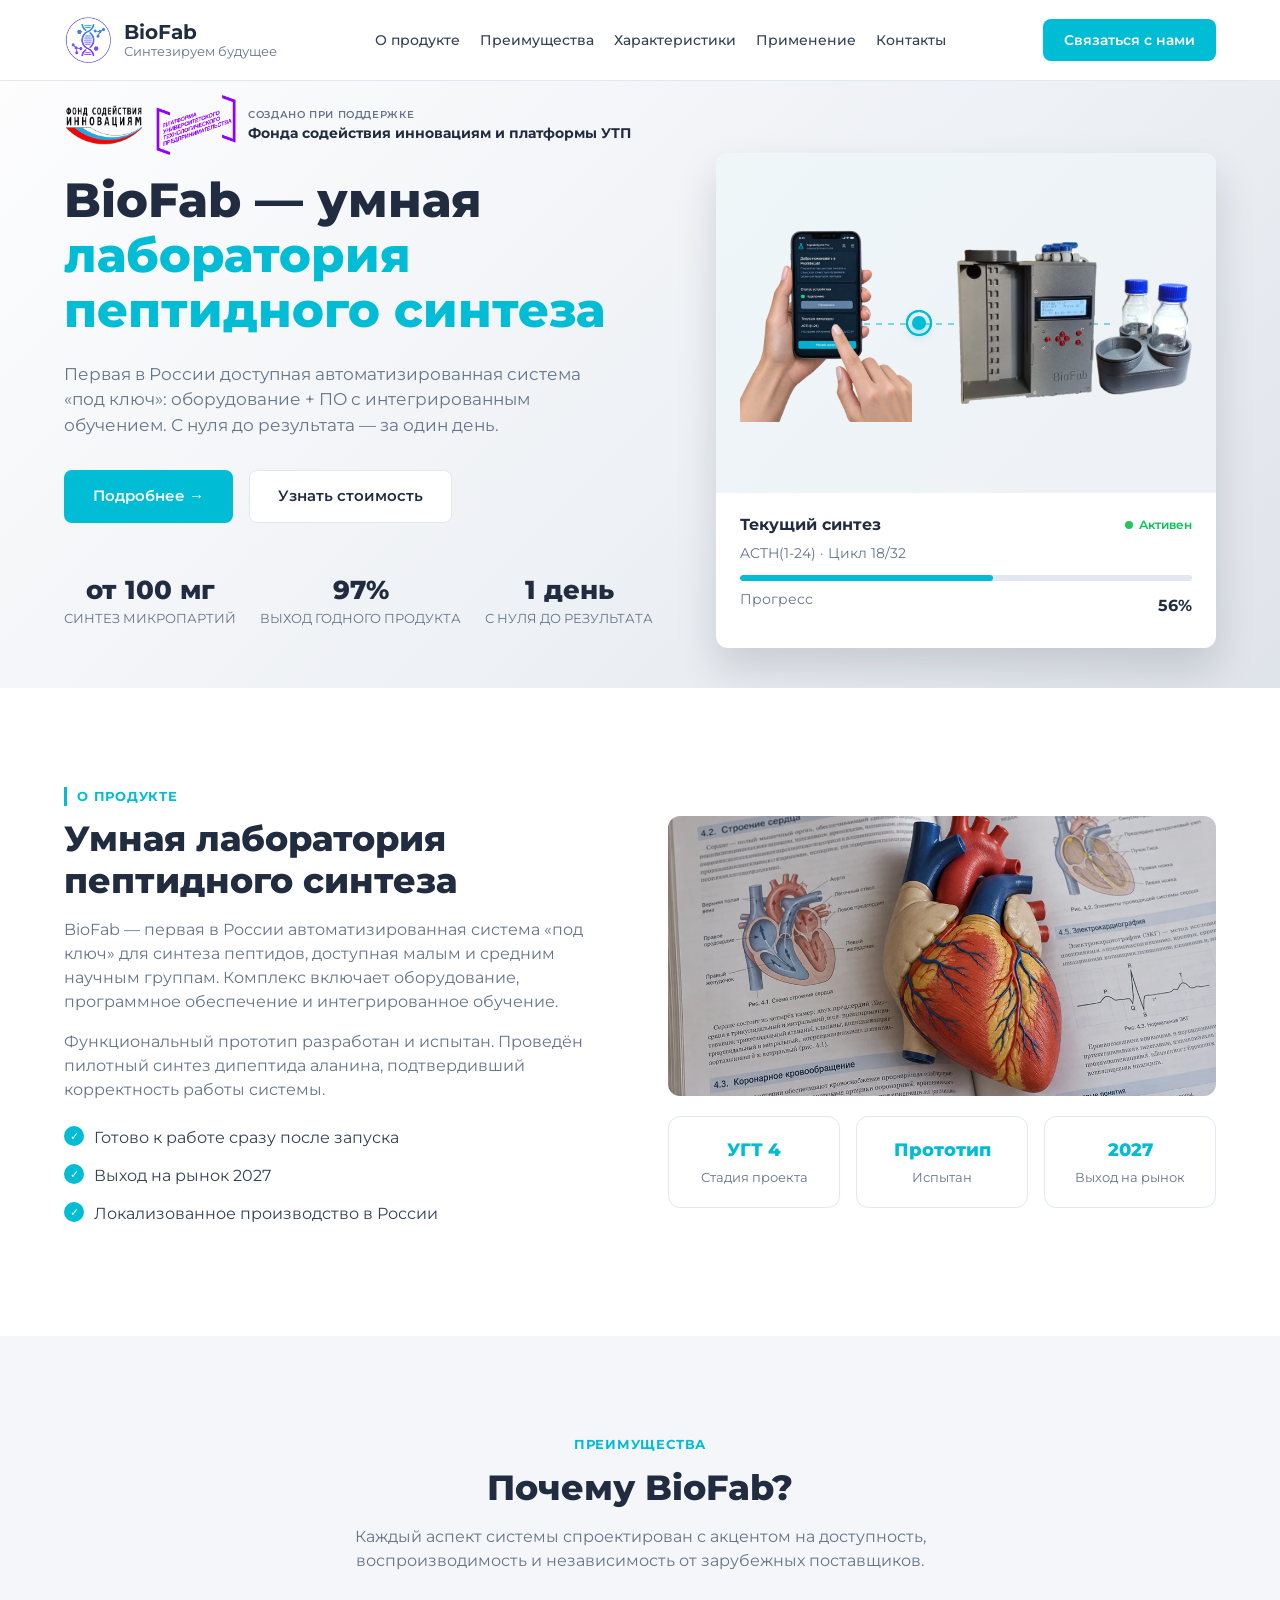
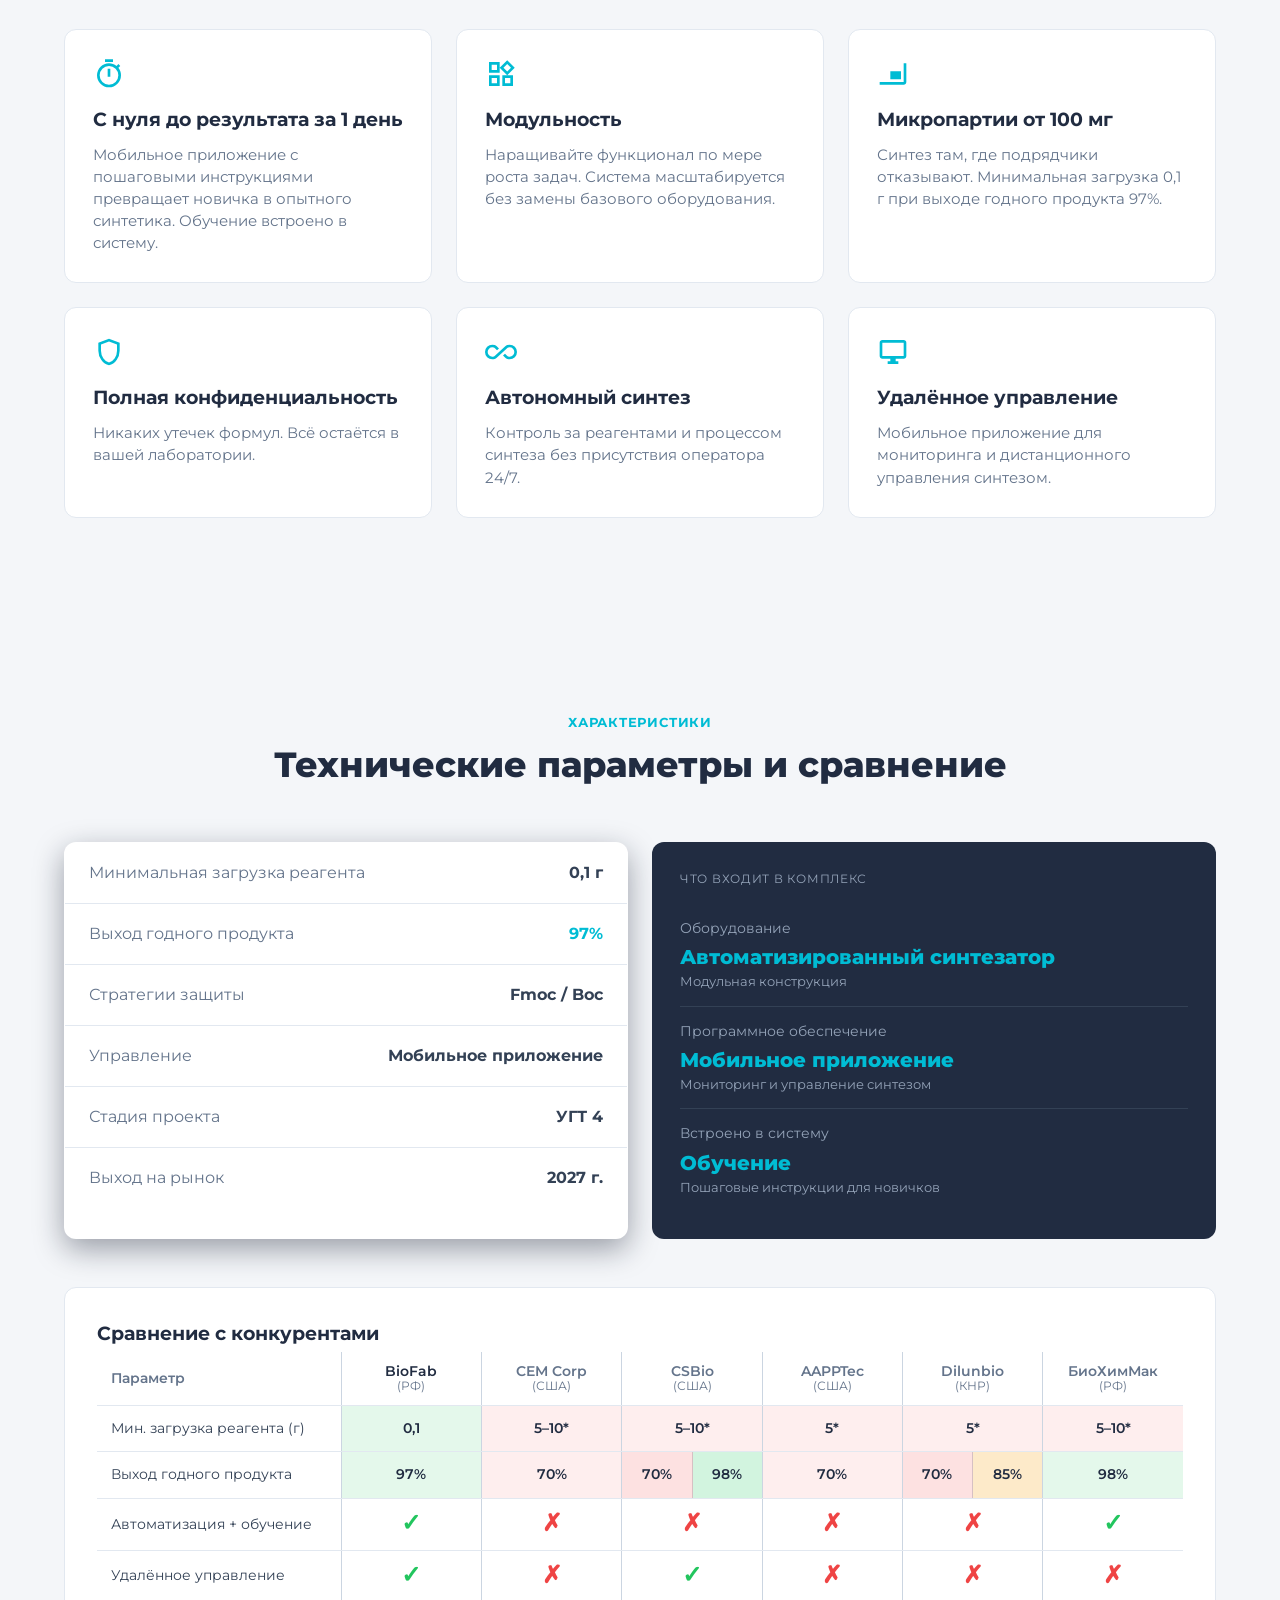
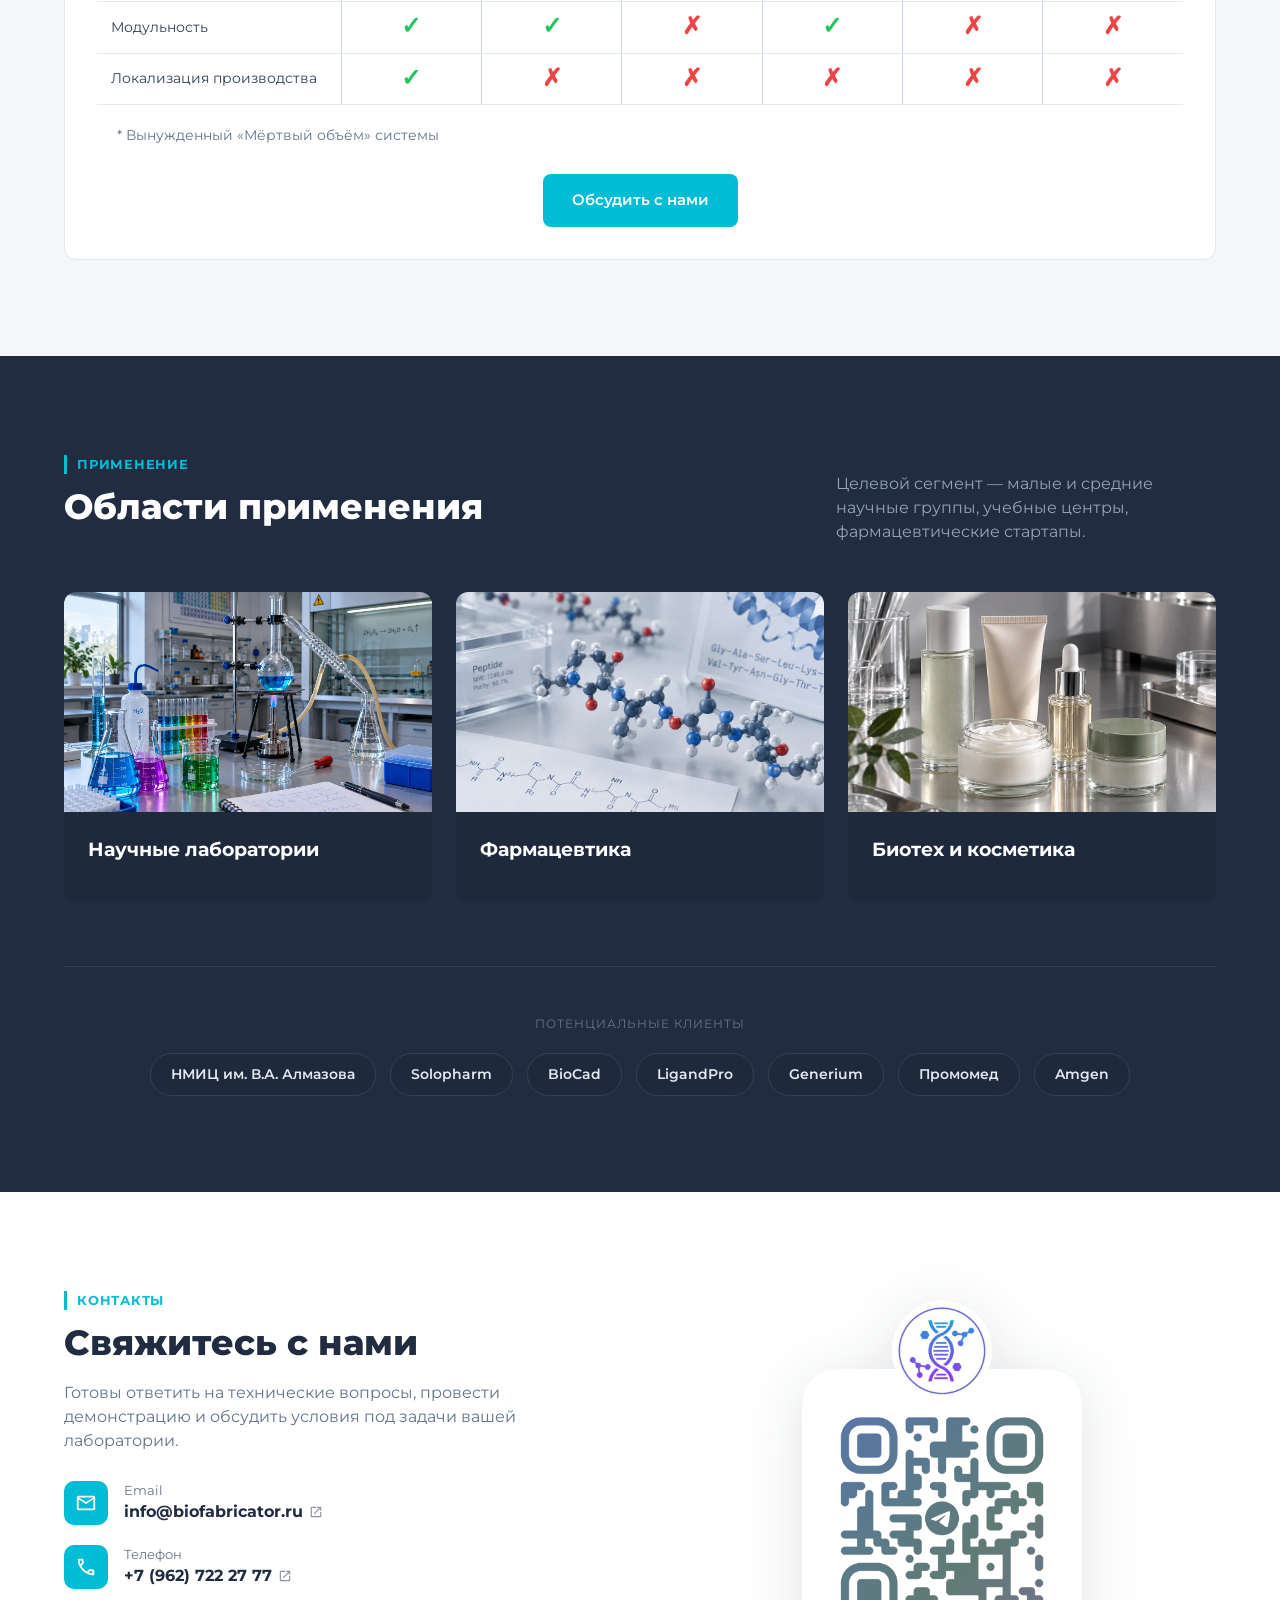
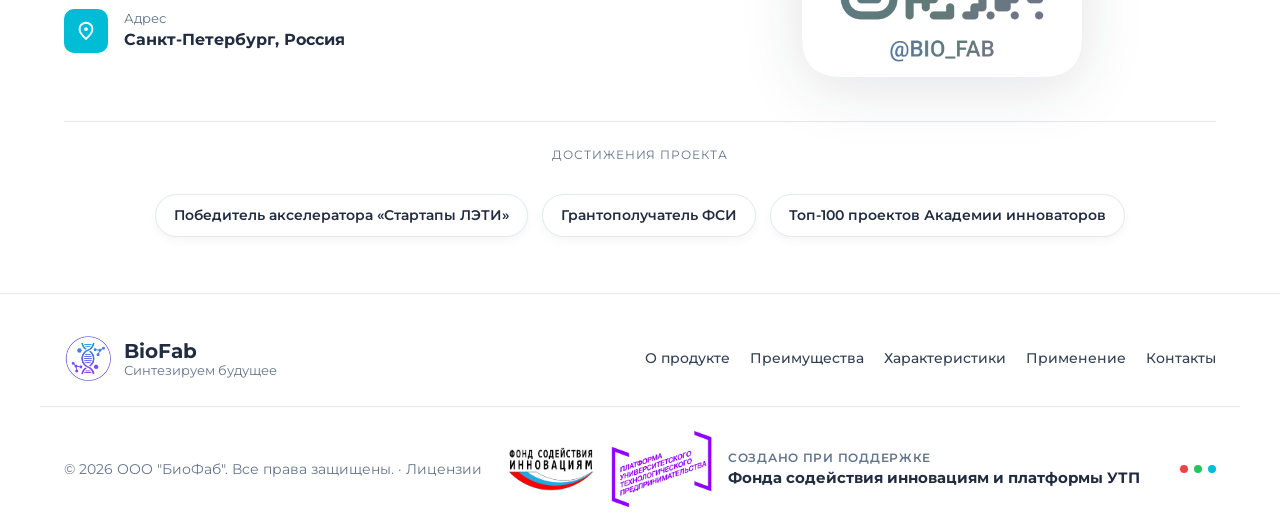
<file: index.html>
<!DOCTYPE html>
<html lang="ru">
<head>
    <meta charset="utf-8" />
    <meta name="viewport" content="width=device-width, initial-scale=1.0" />
    <meta name="description" content="Российский автоматизированный синтезатор пептидов «под ключ»: синтез микропартий от 100 мг, выход 97%, управление и обучение в мобильном приложении." />
    <title>BioFab — автоматизированный синтезатор пептидов «под ключ»</title>
    <link rel="canonical" href="https://biofabricator.ru/" />

    <meta property="og:type" content="website" />
    <meta property="og:locale" content="ru_RU" />
    <meta property="og:site_name" content="BioFab" />
    <meta property="og:url" content="https://biofabricator.ru/" />
    <meta property="og:title" content="BioFab — автоматизированный синтезатор пептидов «под ключ»" />
    <meta property="og:description" content="Российский автоматизированный синтезатор пептидов «под ключ»: синтез микропартий от 100 мг, выход 97%, управление и обучение в мобильном приложении." />
    <meta property="og:image" content="https://biofabricator.ru/image/hero-device.webp" />

    <script type="application/ld+json">
        {
          "@context": "https://schema.org",
          "@type": "Organization",
          "name": "BioFab",
          "url": "https://biofabricator.ru/",
          "logo": "https://biofabricator.ru/image/logo.png",
          "email": "sea222777@yandex.ru",
          "telephone": "+7-962-722-27-77",
          "address": { "@type": "PostalAddress", "addressLocality": "Санкт-Петербург", "addressCountry": "RU" },
          "sameAs": ["https://t.me/Bio_Fab"]
        }
    </script>
    <link rel="stylesheet" href="css/fonts.css" />

    <link rel="icon" type="image/png" sizes="32x32" href="icons/favicon-32x32.png" />
    <link rel="icon" type="image/png" sizes="120x120" href="icons/favicon-120x120.png" />
    <link rel="icon" type="image/png" sizes="16x16" href="icons/favicon-16x16.png" />
    <link rel="apple-touch-icon" sizes="180x180" href="icons/apple-touch-icon.png" />
    <link rel="manifest" href="icons/site.webmanifest" />
    <link rel="shortcut icon" href="icons/favicon.ico" />

    <link rel="stylesheet" href="css/site.css" />
</head>
<body>

    <!-- ===== ШАПКА (sticky, прилипает к верху при скролле) ===== -->
    <header b-9csx9a6czi class="site-header">
        <div b-9csx9a6czi class="container header__inner">
            <a class="logo" href="./">
                <img src="image/logo.png" alt="BioFab" class="logo__icon" />
                <span b-9csx9a6czi class="logo__text">
                    <span b-9csx9a6czi class="logo__title">BioFab</span>
                    <span b-9csx9a6czi class="logo__subtitle">Синтезируем будущее</span>
                </span>
            </a>

            <nav b-9csx9a6czi id="mainNav" class="main-nav">
                <a href="#about">О продукте</a>
                <a href="#advantages">Преимущества</a>
                <a href="#specs">Характеристики</a>
                <a href="#usage">Применение</a>
                <a href="#contacts">Контакты</a>
            </nav>

            <a href="#contacts" class="btn btn--primary btn--sm header__cta-desktop">Связаться с нами</a>

            <button b-9csx9a6czi id="burgerBtn" class="burger" type="button" aria-label="Открыть меню" aria-expanded="false" aria-controls="mainNav">
                <span b-9csx9a6czi class="burger__line"></span>
                <span b-9csx9a6czi class="burger__line"></span>
                <span b-9csx9a6czi class="burger__line"></span>
            </button>
        </div>
    </header>

    <!-- ===== ОСНОВНОЙ КОНТЕНТ СТРАНИЦЫ ===== -->
    <main b-9csx9a6czi>
        <!-- ===== HERO ===== -->
<section class="hero">
    <div class="container hero__inner">
        <div class="hero__content">
            <div class="hero__fsi">
                <div class="support">
                    <img src="image/fsi_logo.png" alt="Фонд содействия инновациям" class="support__logo" />
                    <img src="image/putp_logo.png" alt="Платформа университетского технологического предпринимательства" class="support__logo" />
                    <div class="support__text">
                        <span class="support__label">Создано при поддержке</span>
                        <span class="support__name">Фонда содействия инновациям и платформы УТП</span>
                    </div>
                </div>
            </div>

            <h1 class="hero__title">
                BioFab — умная <span class="text-accent">лаборатория<br />пептидного синтеза</span>
            </h1>

            <p class="hero__text">
                Первая в России доступная автоматизированная система «под ключ»:
                оборудование + ПО с интегрированным обучением. С нуля до результата — за один день.
            </p>

            <div class="hero__actions">
                <a href="#about" class="btn btn--primary">Подробнее →</a>
                <a href="#contacts" class="btn btn--outline">Узнать стоимость</a>
            </div>

            <div class="hero__stats">
                <div class="stat">
                    <div class="stat__value">от 100 мг</div>
                    <div class="stat__label">синтез микропартий</div>
                </div>
                <div class="stat">
                    <div class="stat__value">97%</div>
                    <div class="stat__label">выход годного продукта</div>
                </div>
                <div class="stat">
                    <div class="stat__value">1 день</div>
                    <div class="stat__label">с нуля до результата</div>
                </div>
            </div>
          
        </div>

         <div class="hero__card">
            <div class="hero__compo">
                <img src="image/hero-hands3.webp" alt="Управление синтезом через мобильное приложение" class="hero__compo-hand" />

                <div class="hero__compo-link">
                    <span class="hero__compo-ring"></span>
                    <span class="hero__compo-ring hero__compo-ring--delay"></span>
                    <span class="hero__compo-dot"></span>
                </div>

                <img src="image/hero-device.webp" alt="Синтезатор пептидов BioFab" class="hero__compo-device" />
            </div>
             <div class="hero__card-body">
                <div class="hero__card-row">
                    <span class="hero__card-title">Текущий синтез</span>
                    <span class="badge badge--active"><span class="dot-live"></span>Активен</span>
                </div>
                <div class="hero__card-sub">ACTH(1-24) · Цикл 18/32</div>
                <div class="progress">
                    <div class="progress__bar" style="width:56%"></div>
                </div>
                <div class="hero__card-row">
                    <span class="hero__card-sub">Прогресс</span>
                    <span class="hero__card-percent">56%</span>
                </div>
            </div> 
        </div> 
    </div>
</section>

<!-- ===== О ПРОДУКТЕ ===== -->
<section id="about" class="section">
    <div class="container about__inner">
        <div class="about__text">
            <p class="eyebrow">О ПРОДУКТЕ</p>
            <h2 class="section__title">Умная лаборатория пептидного синтеза</h2>

            <p class="about__paragraph">
                BioFab — первая в России автоматизированная система «под ключ» для синтеза пептидов,
                доступная малым и средним научным группам. Комплекс включает оборудование,
                программное обеспечение и интегрированное обучение.
            </p>
            <p class="about__paragraph">
                Функциональный прототип разработан и испытан. Проведён пилотный синтез
                дипептида аланина, подтвердивший корректность работы системы.
            </p>

            <ul class="check-list">
                <li>Готово к работе сразу после запуска</li>
                <li>Выход на рынок 2027</li>
                <li>Локализованное производство в России</li>
            </ul>
        </div>

        <div class="about__media">
            <img src="image/heart.webp" alt="Модель сердца на медицинских документах" class="about__img" loading="lazy" />
            <div class="about__cards">
                <div class="mini-card">
                    <div class="mini-card__value">УГТ 4</div>
                    <div class="mini-card__label">Стадия проекта</div>
                </div>
                <div class="mini-card">
                    <div class="mini-card__value">Прототип</div>
                    <div class="mini-card__label">Испытан</div>
                </div>
                <div class="mini-card">
                    <div class="mini-card__value">2027</div>
                    <div class="mini-card__label">Выход на рынок</div>
                </div>
            </div>
        </div>
    </div>
</section>

<!-- ===== ПРЕИМУЩЕСТВА ===== -->
<section id="advantages" class="section section--muted">
    <div class="container">
        <div class="section__head">
            <p class="eyebrow eyebrow--center">ПРЕИМУЩЕСТВА</p>
            <h2 class="section__title">Почему BioFab?</h2>
            <p class="section__subtitle">
                Каждый аспект системы спроектирован с акцентом на доступность,
                воспроизводимость и независимость от зарубежных поставщиков.
            </p>
        </div>

        <div class="cards-grid cards-grid--3">
            <div class="feature-card">
                <div class="feature-card__icon">
                    <svg xmlns="http://www.w3.org/2000/svg" viewBox="0 -960 960 960" width="28" height="28" fill="currentColor"><path d="M360-840v-80h240v80H360Zm80 440h80v-240h-80v240Zm-99.5 291.5Q275-137 226-186t-77.5-114.5Q120-366 120-440t28.5-139.5Q177-645 226-694t114.5-77.5Q406-800 480-800q62 0 119 20t107 58l56-56 56 56-56 56q38 50 58 107t20 119q0 74-28.5 139.5T734-186q-49 49-114.5 77.5T480-80q-74 0-139.5-28.5ZM678-242q82-82 82-198t-82-198q-82-82-198-82t-198 82q-82 82-82 198t82 198q82 82 198 82t198-82ZM480-440Z" /></svg>
                </div>
                <h3 class="feature-card__title">С нуля до результата за 1 день</h3>
                <p class="feature-card__text">
                    Мобильное приложение с пошаговыми инструкциями превращает новичка в опытного
                    синтетика. Обучение встроено в систему.
                </p>
            </div>

            <div class="feature-card">
                <div class="feature-card__icon">
                    <svg xmlns="http://www.w3.org/2000/svg" viewBox="0 -960 960 960" width="28" height="28" fill="currentColor"><path d="M666-440 440-666l226-226 226 226-226 226Zm-546-80v-320h320v320H120Zm400 400v-320h320v320H520Zm-400 0v-320h320v320H120Zm80-480h160v-160H200v160Zm467 48 113-113-113-113-113 113 113 113Zm-67 352h160v-160H600v160Zm-400 0h160v-160H200v160Zm160-400Zm194-65ZM360-360Zm240 0Z" /></svg>
                </div>
                <h3 class="feature-card__title">Модульность</h3>
                <p class="feature-card__text">
                    Наращивайте функционал по мере роста задач. Система масштабируется без замены
                    базового оборудования.
                </p>
            </div>

            <div class="feature-card">
                <div class="feature-card__icon">
                    <svg xmlns="http://www.w3.org/2000/svg" viewBox="0 -960 960 960" width="28" height="28" fill="currentColor"><path d="M80-160v-80h720v-560h80v560q0 33-23.5 56.5T800-160H80Zm320-160v-240h320v240H400Z" /></svg>
                </div>
                <h3 class="feature-card__title">Микропартии от 100 мг</h3>
                <p class="feature-card__text">
                    Синтез там, где подрядчики отказывают. Минимальная загрузка 0,1 г при выходе
                    годного продукта 97%.
                </p>
            </div>

            <div class="feature-card">
                <div class="feature-card__icon">
                    <svg xmlns="http://www.w3.org/2000/svg" viewBox="0 -960 960 960" width="28" height="28" fill="currentColor"><path d="M480-80q-139-35-229.5-159.5T160-516v-244l320-120 320 120v244q0 152-90.5 276.5T480-80Zm0-84q104-33 172-132t68-220v-189l-240-90-240 90v189q0 121 68 220t172 132Zm0-316Z" /></svg>
                </div>
                <h3 class="feature-card__title">Полная конфиденциальность</h3>
                <p class="feature-card__text">
                    Никаких утечек формул. Всё остаётся в вашей лаборатории.
                </p>
            </div>

            <div class="feature-card">
                <div class="feature-card__icon">
                    <svg xmlns="http://www.w3.org/2000/svg" viewBox="0 -960 960 960" width="28" height="28" fill="currentColor"><path d="M220-260q-92 0-156-64T0-480q0-92 64-156t156-64q37 0 71 13t61 37l68 62-60 54-62-56q-16-14-36-22t-42-8q-58 0-99 41t-41 99q0 58 41 99t99 41q22 0 42-8t36-22l310-280q27-24 61-37t71-13q92 0 156 64t64 156q0 92-64 156t-156 64q-37 0-71-13t-61-37l-68-62 60-54 62 56q16 14 36 22t42 8q58 0 99-41t41-99q0-58-41-99t-99-41q-22 0-42 8t-36 22L352-310q-27 24-61 37t-71 13Z" /></svg>
                </div>
                <h3 class="feature-card__title">Автономный синтез</h3>
                <p class="feature-card__text">
                    Контроль за реагентами и процессом синтеза без присутствия оператора 24/7.
                </p>
            </div>

            <div class="feature-card">
                <div class="feature-card__icon">
                    <svg xmlns="http://www.w3.org/2000/svg" viewBox="0 -960 960 960" width="28" height="28" fill="currentColor"><path d="M320-120v-80h80v-80H160q-33 0-56.5-23.5T80-360v-400q0-33 23.5-56.5T160-840h640q33 0 56.5 23.5T880-760v400q0 33-23.5 56.5T800-280H560v80h80v80H320ZM160-360h640v-400H160v400Zm0 0v-400 400Z" /></svg>
                </div>
                <h3 class="feature-card__title">Удалённое управление</h3>
                <p class="feature-card__text">
                    Мобильное приложение для мониторинга и дистанционного управления синтезом.
                </p>
            </div>
        </div>
    </div>
</section>


<!-- ===== ХАРАКТЕРИСТИКИ ===== -->
<section id="specs" class="section section--muted">
    <div class="container">
        <div class="section__head">
            <p class="eyebrow eyebrow--center">ХАРАКТЕРИСТИКИ</p>
            <h2 class="section__title">Технические параметры и сравнение</h2>
        </div>

        <div class="specs__inner">
            <div class="specs-table">
                <div class="specs-table__row">
                    <span>Минимальная загрузка реагента</span>
                    <strong>0,1 г</strong>
                </div>
                <div class="specs-table__row">
                    <span>Выход годного продукта</span>
                    <strong class="text-accent">97%</strong>
                </div>
                <div class="specs-table__row">
                    <span>Стратегии защиты</span>
                    <strong>Fmoc / Boc</strong>
                </div>
                <div class="specs-table__row">
                    <span>Управление</span>
                    <strong class="spec-long">Мобильное приложение</strong>
                </div>
                <div class="specs-table__row">
                    <span>Стадия проекта</span>
                    <strong>УГТ 4</strong>
                </div>
                <div class="specs-table__row">
                    <span>Выход на рынок</span>
                    <strong>2027 г.</strong>
                </div>
            </div>
            <div class="market-card">
                <p class="market-card__label">ЧТО ВХОДИТ В КОМПЛЕКС</p>

                <div class="market-card__row">
                    <p class="market-card__name">Оборудование</p>
                    <p class="market-card__value">Автоматизированный синтезатор</p>
                    <p class="market-card__sub">Модульная конструкция</p>
                </div>

                <div class="market-card__row">
                    <p class="market-card__name">Программное обеспечение</p>
                    <p class="market-card__value">Мобильное приложение</p>
                    <p class="market-card__sub">Мониторинг и управление синтезом</p>
                </div>

                <div class="market-card__row market-card__row--last">
                    <p class="market-card__name">Встроено в систему</p>
                    <p class="market-card__value">Обучение</p>
                    <p class="market-card__sub">Пошаговые инструкции для новичков</p>
                </div>
            </div>
        </div>

        <div class="compare-card">
            <h3 class="compare-card__title">Сравнение с конкурентами</h3>

            <div class="table-wrapper">
                <table class="compare-table">
                    <thead>
                        <tr>
                            <th>Параметр</th>
                            <th class="compare-table__biofab">BioFab<br><span class="compare-table__country">(РФ)</span></th>
                            <th>CEM Corp<br><span class="compare-table__country">(США)</span></th>
                            <th>CSBio<br><span class="compare-table__country">(США)</span></th>
                            <th>AAPPTec<br><span class="compare-table__country">(США)</span></th>
                            <th>Dilunbio<br><span class="compare-table__country">(КНР)</span></th>
                            <th>БиоХимМак<br><span class="compare-table__country">(РФ)</span></th>
                        </tr>
                    </thead>
                    <tbody>
                        <tr>
                            <td>Мин. загрузка реагента (г)</td>
                            <td class="cell--good">0,1</td>
                            <td class="cell--bad">5–10*</td>
                            <td class="cell--bad">5–10*</td>
                            <td class="cell--bad">5*</td>
                            <td class="cell--bad">5*</td>
                            <td class="cell--bad">5–10*</td>
                        </tr>
                        <tr>
                            <td>Выход годного продукта</td>
                            <td class="cell--good">97%</td>
                            <td class="cell--bad">70%</td>
                            <td class="cell-split">
                                <div class="cell-split__inner">
                                    <span class="cell--bad">70%</span>
                                    <span class="cell--good">98%</span>
                                </div>
                            </td>
                            <td class="cell--bad">70%</td>
                            <td class="cell-split">
                                <div class="cell-split__inner">
                                    <span class="cell--bad">70%</span>
                                    <span class="cell--mid">85%</span>
                                </div>
                            </td>
                            <td class="cell--good">98%</td>
                        </tr>
                        <tr>
                            <td>Автоматизация + обучение</td>
                            <td class="compare-table__biofab"><span class="mark mark--yes">✓</span></td>
                            <td><span class="mark mark--no">✗</span></td>
                            <td><span class="mark mark--no">✗</span></td>
                            <td><span class="mark mark--no">✗</span></td>
                            <td><span class="mark mark--no">✗</span></td>
                            <td><span class="mark mark--yes">✓</span></td>
                        </tr>
                        <tr>
                            <td>Удалённое управление</td>
                            <td class="compare-table__biofab"><span class="mark mark--yes">✓</span></td>
                            <td><span class="mark mark--no">✗</span></td>
                            <td><span class="mark mark--yes">✓</span></td>
                            <td><span class="mark mark--no">✗</span></td>
                            <td><span class="mark mark--no">✗</span></td>
                            <td><span class="mark mark--no">✗</span></td>
                        </tr>
                        <tr>
                            <td>Модульность</td>
                            <td class="compare-table__biofab"><span class="mark mark--yes">✓</span></td>
                            <td><span class="mark mark--yes">✓</span></td>
                            <td><span class="mark mark--no">✗</span></td>
                            <td><span class="mark mark--yes">✓</span></td>
                            <td><span class="mark mark--no">✗</span></td>
                            <td><span class="mark mark--no">✗</span></td>
                        </tr>
                        <tr>
                            <td>Локализация производства</td>
                            <td class="compare-table__biofab"><span class="mark mark--yes">✓</span></td>
                            <td><span class="mark mark--no">✗</span></td>
                            <td><span class="mark mark--no">✗</span></td>
                            <td><span class="mark mark--no">✗</span></td>
                            <td><span class="mark mark--no">✗</span></td>
                            <td><span class="mark mark--no">✗</span></td>
                        </tr>
                    </tbody>
                </table>
            </div>
            <p class="compare-card__note compare-card__note--bottom">* Вынужденный «Мёртвый объём» системы</p>

            <div class="compare-card__actions">
                <a href="#contacts" class="btn btn--primary">Обсудить с нами</a>
            </div>
        </div>
    </div>
</section>

<!-- ===== ПРИМЕНЕНИЕ ===== -->
<section id="usage" class="section section--dark">
    <div class="container">
        <div class="usage__head">
            <div>
                <p class="eyebrow">ПРИМЕНЕНИЕ</p>
                <h2 class="section__title section__title--light">Области применения</h2>
            </div>
            <p class="usage__intro">
                Целевой сегмент — малые и средние научные группы, учебные центры, фармацевтические
                стартапы.
            </p>
        </div>

        <div class="cards-grid cards-grid--3">
            <div class="usage-card">
                <img src="image/lab2.webp" alt="Научные лаборатории" class="usage-card__img" loading="lazy" />
                <div class="usage-card__body">
                    <h3 class="usage-card__title">Научные лаборатории</h3>
                </div>
            </div>

            <div class="usage-card">
                <img src="image/farma.webp" alt="Фармацевтика" class="usage-card__img" loading="lazy" />
                <div class="usage-card__body">
                    <h3 class="usage-card__title">Фармацевтика</h3>
                </div>
            </div>

            <div class="usage-card">
                <img src="image/cosmetic.webp" alt="Биотех и косметика" class="usage-card__img" loading="lazy" />
                <div class="usage-card__body">
                    <h3 class="usage-card__title">Биотех и косметика</h3>
                </div>
            </div>
        </div>

        <div class="clients">
            <p class="clients__label">ПОТЕНЦИАЛЬНЫЕ КЛИЕНТЫ</p>
            <div class="clients__list">
                <span class="client-pill">НМИЦ им. В.А. Алмазова</span>
                <span class="client-pill">Solopharm</span>
                <span class="client-pill">BioCad</span>
                <span class="client-pill">LigandPro</span>
                <span class="client-pill">Generium</span>
                <span class="client-pill">Промомед</span>
                <span class="client-pill">Amgen</span>
            </div>
        </div>
    </div>
</section>

<!-- ===== КОНТАКТЫ ===== -->
<section id="contacts" class="section">
    <div class="container contacts__inner">
        <div class="contacts__text">
            <p class="eyebrow">КОНТАКТЫ</p>
            <h2 class="section__title">Свяжитесь с нами</h2>
            <p class="contacts__intro">
                Готовы ответить на технические вопросы, провести демонстрацию и обсудить условия под задачи вашей лаборатории.
            </p>

            <div class="contact-item">
                <span class="contact-item__icon">
                    <svg xmlns="http://www.w3.org/2000/svg" viewBox="0 -960 960 960" width="22" height="22" fill="currentColor"><path d="M160-160q-33 0-56.5-23.5T80-240v-480q0-33 23.5-56.5T160-800h640q33 0 56.5 23.5T880-720v480q0 33-23.5 56.5T800-160H160Zm320-280L160-640v400h640v-400L480-440Zm0-80 320-200H160l320 200ZM160-640v-80 480-400Z" /></svg>
                </span>
                <div>
                    <div class="contact-item__label">Email</div>
                    <a href="mailto:info@biofabricator.ru" class="contact-item__value">info@biofabricator.ru</a>
                </div>
            </div>

            <div class="contact-item">
                <span class="contact-item__icon">
                    <svg xmlns="http://www.w3.org/2000/svg" viewBox="0 -960 960 960" width="22" height="22" fill="currentColor"><path d="M798-120q-125 0-247-54.5T329-329Q229-429 174.5-551T120-798q0-18 12-30t30-12h162q14 0 25 9.5t13 22.5l26 140q2 16-1 27t-11 19l-97 98q20 37 47.5 71.5T387-386q31 31 65 57.5t72 48.5l94-94q9-9 23.5-13.5T670-390l138 28q14 4 23 14.5t9 23.5v162q0 18-12 30t-30 12ZM241-600l66-66-17-94h-89q5 41 14 81t26 79Zm358 358q39 17 79.5 27t81.5 13v-88l-94-19-67 67ZM241-600Zm358 358Z" /></svg>
                </span>
                <div>
                    <div class="contact-item__label">Телефон</div>
                    <a href="tel:+79627222777" class="contact-item__value">+7 (962) 722 27 77</a>
                </div>
            </div>

            <div class="contact-item">
                <span class="contact-item__icon">
                    <svg xmlns="http://www.w3.org/2000/svg" viewBox="0 -960 960 960" width="22" height="22" fill="currentColor"><path d="M536.5-503.5Q560-527 560-560t-23.5-56.5Q513-640 480-640t-56.5 23.5Q400-593 400-560t23.5 56.5Q447-480 480-480t56.5-23.5ZM480-186q122-112 181-203.5T720-552q0-109-69.5-178.5T480-800q-101 0-170.5 69.5T240-552q0 71 59 162.5T480-186Zm0 106Q319-217 239.5-334.5T160-552q0-150 96.5-239T480-880q127 0 223.5 89T800-552q0 100-79.5 217.5T480-80Zm0-480Z" /></svg>
                </span>
                <div>
                    <div class="contact-item__label">Адрес</div>
                    <div class="contact-item__value">Санкт-Петербург, Россия</div>
                </div>
            </div>
        </div>
        <a href="https://t.me/Bio_Fab" target="_blank" rel="noopener" class="telegram-card">
            <span class="telegram-card__wrap">
                <img src="image/telegram-qr.png" alt="QR-код Telegram-канала BioFab — @BIO_FAB" class="telegram-card__img" loading="lazy" />
            </span>
        </a>
    </div>
    <div class="container">
        <div class="badges">
            <p class="badges__label">ДОСТИЖЕНИЯ ПРОЕКТА</p>
            <div class="badges__list">
                <div class="badges__item">
                    <span class="badges__text">Победитель акселератора «Стартапы ЛЭТИ»</span>
                </div>

                <div class="badges__item">
                    <span class="badges__text">Грантополучатель ФСИ</span>
                </div>

                <div class="badges__item">
                    <span class="badges__text">Топ-100 проектов Академии инноваторов</span>
                </div>
            </div>
        </div>
    </div>
</section>

    </main>

    <!-- ===== ФУТЕР ===== -->
    <footer b-9csx9a6czi class="site-footer">
        <div b-9csx9a6czi class="container footer__inner">
            <a class="logo" href="./">
                <img src="image/logo.png" alt="BioFab" class="logo__icon" />
                <span b-9csx9a6czi class="logo__text">
                    <span b-9csx9a6czi class="logo__title">BioFab</span>
                    <span b-9csx9a6czi class="logo__subtitle">Синтезируем будущее</span>
                </span>
            </a>

            <nav b-9csx9a6czi class="main-nav main-nav--footer">
                <a href="#about">О продукте</a>
                <a href="#advantages">Преимущества</a>
                <a href="#specs">Характеристики</a>
                <a href="#usage">Применение</a>
                <a href="#contacts">Контакты</a>
            </nav>
        </div>

        <div b-9csx9a6czi class="container footer__bottom">
            <span b-9csx9a6czi class="footer__copy">
                © 2026 ООО "БиоФаб". Все права защищены. ·
                <a class="footer__legal-link" href="licenses/">Лицензии</a>
            </span>

            <div b-9csx9a6czi class="support">
                <img src="image/fsi_logo.png" alt="Фонд содействия инновациям" class="support__logo" />
                <img src="image/putp_logo.png" alt="Платформа университетского технологического предпринимательства" class="support__logo" />
                <div b-9csx9a6czi class="support__text">
                    <span b-9csx9a6czi class="support__label">Создано при поддержке</span>
                    <span b-9csx9a6czi class="support__name">Фонда содействия инновациям и платформы УТП</span>
                </div>
            </div>

            <span b-9csx9a6czi class="footer__dots">
                <span b-9csx9a6czi class="dot dot--red"></span>
                <span b-9csx9a6czi class="dot dot--green"></span>
                <span b-9csx9a6czi class="dot dot--teal"></span>
            </span>
        </div>
    </footer>

    <script src="js/site.js"></script>
</body>
</html>
</file>
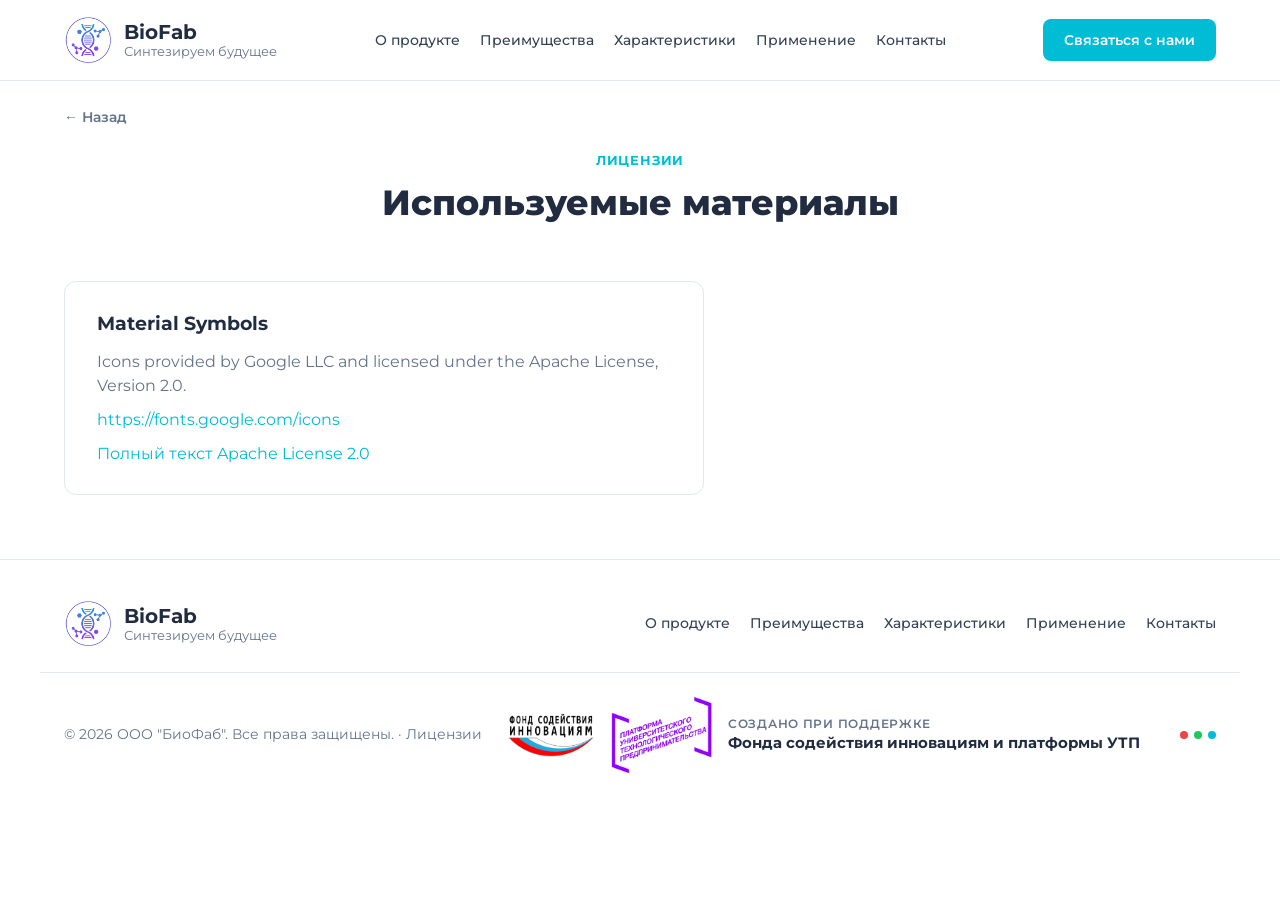
<file: licenses/index.html>
<!DOCTYPE html>
<html lang="ru">
<head>
    <meta charset="utf-8" />
    <meta name="viewport" content="width=device-width, initial-scale=1.0" />
    <meta name="description" content="Лицензии на материалы, используемые на сайте BioFab." />
    <title>Лицензии — BioFab</title>
    <link rel="canonical" href="https://biofabricator.ru/licenses/" />

    <meta property="og:type" content="website" />
    <meta property="og:locale" content="ru_RU" />
    <meta property="og:site_name" content="BioFab" />
    <meta property="og:url" content="https://biofabricator.ru/licenses/" />
    <meta property="og:title" content="Лицензии — BioFab" />
    <meta property="og:description" content="Лицензии на материалы, используемые на сайте BioFab." />
    <meta property="og:image" content="https://biofabricator.ru/image/hero-device.webp" />

    <script type="application/ld+json">
        {
          "@context": "https://schema.org",
          "@type": "Organization",
          "name": "BioFab",
          "url": "https://biofabricator.ru/",
          "logo": "https://biofabricator.ru/image/logo.png",
          "email": "sea222777@yandex.ru",
          "telephone": "+7-962-722-27-77",
          "address": { "@type": "PostalAddress", "addressLocality": "Санкт-Петербург", "addressCountry": "RU" },
          "sameAs": ["https://t.me/Bio_Fab"]
        }
    </script>
    <link rel="stylesheet" href="../css/fonts.css" />

    <link rel="icon" type="image/png" sizes="32x32" href="../icons/favicon-32x32.png" />
    <link rel="icon" type="image/png" sizes="120x120" href="../icons/favicon-120x120.png" />
    <link rel="icon" type="image/png" sizes="16x16" href="../icons/favicon-16x16.png" />
    <link rel="apple-touch-icon" sizes="180x180" href="../icons/apple-touch-icon.png" />
    <link rel="manifest" href="../icons/site.webmanifest" />
    <link rel="shortcut icon" href="../icons/favicon.ico" />

    <link rel="stylesheet" href="../css/site.css" />
</head>
<body>

    <!-- ===== ШАПКА (sticky, прилипает к верху при скролле) ===== -->
    <header b-9csx9a6czi class="site-header">
        <div b-9csx9a6czi class="container header__inner">
            <a class="logo" href="../">
                <img src="../image/logo.png" alt="BioFab" class="logo__icon" />
                <span b-9csx9a6czi class="logo__text">
                    <span b-9csx9a6czi class="logo__title">BioFab</span>
                    <span b-9csx9a6czi class="logo__subtitle">Синтезируем будущее</span>
                </span>
            </a>

            <nav b-9csx9a6czi id="mainNav" class="main-nav">
                <a href="../#about">О продукте</a>
                <a href="../#advantages">Преимущества</a>
                <a href="../#specs">Характеристики</a>
                <a href="../#usage">Применение</a>
                <a href="../#contacts">Контакты</a>
            </nav>

            <a href="../#contacts" class="btn btn--primary btn--sm header__cta-desktop">Связаться с нами</a>

            <button b-9csx9a6czi id="burgerBtn" class="burger" type="button" aria-label="Открыть меню" aria-expanded="false" aria-controls="mainNav">
                <span b-9csx9a6czi class="burger__line"></span>
                <span b-9csx9a6czi class="burger__line"></span>
                <span b-9csx9a6czi class="burger__line"></span>
            </button>
        </div>
    </header>

    <!-- ===== ОСНОВНОЙ КОНТЕНТ СТРАНИЦЫ ===== -->
    <main b-9csx9a6czi>
        
<section class="section section--top-sm">
    <div class="container">
        <a class="page-back" href="../">← Назад</a>

        <div class="section__head section__head--tight">
            <p class="eyebrow eyebrow--center">ЛИЦЕНЗИИ</p>
            <h2 class="section__title">Используемые материалы</h2>
        </div>

        <div class="license-card">
            <h3>Material Symbols</h3>
            <p>Icons provided by Google LLC and licensed under the Apache License, Version 2.0.</p>
            <p><a href="https://fonts.google.com/icons" target="_blank" rel="noopener" class="text-accent">https://fonts.google.com/icons</a></p>
            <p><a href="../licenses/LICENSE-2.0.txt" target="_blank" rel="noopener" class="text-accent">Полный текст Apache License 2.0</a></p>
        </div>
    </div>
</section>
    </main>

    <!-- ===== ФУТЕР ===== -->
    <footer b-9csx9a6czi class="site-footer">
        <div b-9csx9a6czi class="container footer__inner">
            <a class="logo" href="../">
                <img src="../image/logo.png" alt="BioFab" class="logo__icon" />
                <span b-9csx9a6czi class="logo__text">
                    <span b-9csx9a6czi class="logo__title">BioFab</span>
                    <span b-9csx9a6czi class="logo__subtitle">Синтезируем будущее</span>
                </span>
            </a>

            <nav b-9csx9a6czi class="main-nav main-nav--footer">
                <a href="../#about">О продукте</a>
                <a href="../#advantages">Преимущества</a>
                <a href="../#specs">Характеристики</a>
                <a href="../#usage">Применение</a>
                <a href="../#contacts">Контакты</a>
            </nav>
        </div>

        <div b-9csx9a6czi class="container footer__bottom">
            <span b-9csx9a6czi class="footer__copy">
                © 2026 ООО "БиоФаб". Все права защищены. ·
                <a class="footer__legal-link" href="./">Лицензии</a>
            </span>

            <div b-9csx9a6czi class="support">
                <img src="../image/fsi_logo.png" alt="Фонд содействия инновациям" class="support__logo" />
                <img src="../image/putp_logo.png" alt="Платформа университетского технологического предпринимательства" class="support__logo" />
                <div b-9csx9a6czi class="support__text">
                    <span b-9csx9a6czi class="support__label">Создано при поддержке</span>
                    <span b-9csx9a6czi class="support__name">Фонда содействия инновациям и платформы УТП</span>
                </div>
            </div>

            <span b-9csx9a6czi class="footer__dots">
                <span b-9csx9a6czi class="dot dot--red"></span>
                <span b-9csx9a6czi class="dot dot--green"></span>
                <span b-9csx9a6czi class="dot dot--teal"></span>
            </span>
        </div>
    </footer>

    <script src="../js/site.js"></script>
</body>
</html>
</file>
<file: css/fonts.css>
/* Montserrat (SIL Open Font License), локальные файлы */
@font-face {
  font-family: 'Montserrat';
  font-style: normal;
  font-display: swap;
  font-weight: 400;
  src: url(../fonts/montserrat-cyrillic-ext-400-normal.woff2) format('woff2');
  unicode-range: U+0460-052F,U+1C80-1C8A,U+20B4,U+2DE0-2DFF,U+A640-A69F,U+FE2E-FE2F;
}
@font-face {
  font-family: 'Montserrat';
  font-style: normal;
  font-display: swap;
  font-weight: 400;
  src: url(../fonts/montserrat-cyrillic-400-normal.woff2) format('woff2');
  unicode-range: U+0301,U+0400-045F,U+0490-0491,U+04B0-04B1,U+2116;
}
@font-face {
  font-family: 'Montserrat';
  font-style: normal;
  font-display: swap;
  font-weight: 400;
  src: url(../fonts/montserrat-latin-ext-400-normal.woff2) format('woff2');
  unicode-range: U+0100-02BA,U+02BD-02C5,U+02C7-02CC,U+02CE-02D7,U+02DD-02FF,U+0304,U+0308,U+0329,U+1D00-1DBF,U+1E00-1E9F,U+1EF2-1EFF,U+2020,U+20A0-20AB,U+20AD-20C0,U+2113,U+2C60-2C7F,U+A720-A7FF;
}
@font-face {
  font-family: 'Montserrat';
  font-style: normal;
  font-display: swap;
  font-weight: 400;
  src: url(../fonts/montserrat-latin-400-normal.woff2) format('woff2');
  unicode-range: U+0000-00FF,U+0131,U+0152-0153,U+02BB-02BC,U+02C6,U+02DA,U+02DC,U+0304,U+0308,U+0329,U+2000-206F,U+20AC,U+2122,U+2191,U+2193,U+2212,U+2215,U+FEFF,U+FFFD;
}
@font-face {
  font-family: 'Montserrat';
  font-style: normal;
  font-display: swap;
  font-weight: 500;
  src: url(../fonts/montserrat-cyrillic-ext-500-normal.woff2) format('woff2');
  unicode-range: U+0460-052F,U+1C80-1C8A,U+20B4,U+2DE0-2DFF,U+A640-A69F,U+FE2E-FE2F;
}
@font-face {
  font-family: 'Montserrat';
  font-style: normal;
  font-display: swap;
  font-weight: 500;
  src: url(../fonts/montserrat-cyrillic-500-normal.woff2) format('woff2');
  unicode-range: U+0301,U+0400-045F,U+0490-0491,U+04B0-04B1,U+2116;
}
@font-face {
  font-family: 'Montserrat';
  font-style: normal;
  font-display: swap;
  font-weight: 500;
  src: url(../fonts/montserrat-latin-ext-500-normal.woff2) format('woff2');
  unicode-range: U+0100-02BA,U+02BD-02C5,U+02C7-02CC,U+02CE-02D7,U+02DD-02FF,U+0304,U+0308,U+0329,U+1D00-1DBF,U+1E00-1E9F,U+1EF2-1EFF,U+2020,U+20A0-20AB,U+20AD-20C0,U+2113,U+2C60-2C7F,U+A720-A7FF;
}
@font-face {
  font-family: 'Montserrat';
  font-style: normal;
  font-display: swap;
  font-weight: 500;
  src: url(../fonts/montserrat-latin-500-normal.woff2) format('woff2');
  unicode-range: U+0000-00FF,U+0131,U+0152-0153,U+02BB-02BC,U+02C6,U+02DA,U+02DC,U+0304,U+0308,U+0329,U+2000-206F,U+20AC,U+2122,U+2191,U+2193,U+2212,U+2215,U+FEFF,U+FFFD;
}
@font-face {
  font-family: 'Montserrat';
  font-style: normal;
  font-display: swap;
  font-weight: 600;
  src: url(../fonts/montserrat-cyrillic-ext-600-normal.woff2) format('woff2');
  unicode-range: U+0460-052F,U+1C80-1C8A,U+20B4,U+2DE0-2DFF,U+A640-A69F,U+FE2E-FE2F;
}
@font-face {
  font-family: 'Montserrat';
  font-style: normal;
  font-display: swap;
  font-weight: 600;
  src: url(../fonts/montserrat-cyrillic-600-normal.woff2) format('woff2');
  unicode-range: U+0301,U+0400-045F,U+0490-0491,U+04B0-04B1,U+2116;
}
@font-face {
  font-family: 'Montserrat';
  font-style: normal;
  font-display: swap;
  font-weight: 600;
  src: url(../fonts/montserrat-latin-ext-600-normal.woff2) format('woff2');
  unicode-range: U+0100-02BA,U+02BD-02C5,U+02C7-02CC,U+02CE-02D7,U+02DD-02FF,U+0304,U+0308,U+0329,U+1D00-1DBF,U+1E00-1E9F,U+1EF2-1EFF,U+2020,U+20A0-20AB,U+20AD-20C0,U+2113,U+2C60-2C7F,U+A720-A7FF;
}
@font-face {
  font-family: 'Montserrat';
  font-style: normal;
  font-display: swap;
  font-weight: 600;
  src: url(../fonts/montserrat-latin-600-normal.woff2) format('woff2');
  unicode-range: U+0000-00FF,U+0131,U+0152-0153,U+02BB-02BC,U+02C6,U+02DA,U+02DC,U+0304,U+0308,U+0329,U+2000-206F,U+20AC,U+2122,U+2191,U+2193,U+2212,U+2215,U+FEFF,U+FFFD;
}
@font-face {
  font-family: 'Montserrat';
  font-style: normal;
  font-display: swap;
  font-weight: 700;
  src: url(../fonts/montserrat-cyrillic-ext-700-normal.woff2) format('woff2');
  unicode-range: U+0460-052F,U+1C80-1C8A,U+20B4,U+2DE0-2DFF,U+A640-A69F,U+FE2E-FE2F;
}
@font-face {
  font-family: 'Montserrat';
  font-style: normal;
  font-display: swap;
  font-weight: 700;
  src: url(../fonts/montserrat-cyrillic-700-normal.woff2) format('woff2');
  unicode-range: U+0301,U+0400-045F,U+0490-0491,U+04B0-04B1,U+2116;
}
@font-face {
  font-family: 'Montserrat';
  font-style: normal;
  font-display: swap;
  font-weight: 700;
  src: url(../fonts/montserrat-latin-ext-700-normal.woff2) format('woff2');
  unicode-range: U+0100-02BA,U+02BD-02C5,U+02C7-02CC,U+02CE-02D7,U+02DD-02FF,U+0304,U+0308,U+0329,U+1D00-1DBF,U+1E00-1E9F,U+1EF2-1EFF,U+2020,U+20A0-20AB,U+20AD-20C0,U+2113,U+2C60-2C7F,U+A720-A7FF;
}
@font-face {
  font-family: 'Montserrat';
  font-style: normal;
  font-display: swap;
  font-weight: 700;
  src: url(../fonts/montserrat-latin-700-normal.woff2) format('woff2');
  unicode-range: U+0000-00FF,U+0131,U+0152-0153,U+02BB-02BC,U+02C6,U+02DA,U+02DC,U+0304,U+0308,U+0329,U+2000-206F,U+20AC,U+2122,U+2191,U+2193,U+2212,U+2215,U+FEFF,U+FFFD;
}
@font-face {
  font-family: 'Montserrat';
  font-style: normal;
  font-display: swap;
  font-weight: 800;
  src: url(../fonts/montserrat-cyrillic-ext-800-normal.woff2) format('woff2');
  unicode-range: U+0460-052F,U+1C80-1C8A,U+20B4,U+2DE0-2DFF,U+A640-A69F,U+FE2E-FE2F;
}
@font-face {
  font-family: 'Montserrat';
  font-style: normal;
  font-display: swap;
  font-weight: 800;
  src: url(../fonts/montserrat-cyrillic-800-normal.woff2) format('woff2');
  unicode-range: U+0301,U+0400-045F,U+0490-0491,U+04B0-04B1,U+2116;
}
@font-face {
  font-family: 'Montserrat';
  font-style: normal;
  font-display: swap;
  font-weight: 800;
  src: url(../fonts/montserrat-latin-ext-800-normal.woff2) format('woff2');
  unicode-range: U+0100-02BA,U+02BD-02C5,U+02C7-02CC,U+02CE-02D7,U+02DD-02FF,U+0304,U+0308,U+0329,U+1D00-1DBF,U+1E00-1E9F,U+1EF2-1EFF,U+2020,U+20A0-20AB,U+20AD-20C0,U+2113,U+2C60-2C7F,U+A720-A7FF;
}
@font-face {
  font-family: 'Montserrat';
  font-style: normal;
  font-display: swap;
  font-weight: 800;
  src: url(../fonts/montserrat-latin-800-normal.woff2) format('woff2');
  unicode-range: U+0000-00FF,U+0131,U+0152-0153,U+02BB-02BC,U+02C6,U+02DA,U+02DC,U+0304,U+0308,U+0329,U+2000-206F,U+20AC,U+2122,U+2191,U+2193,U+2212,U+2215,U+FEFF,U+FFFD;
}
</file>
<file: css/site.css>
﻿/*html {
  font-size: 14px;
}

@media (min-width: 768px) {
  html {
    font-size: 16px;
  }
}

.btn:focus, .btn:active:focus, .btn-link.nav-link:focus, .form-control:focus, .form-check-input:focus {
  box-shadow: 0 0 0 0.1rem white, 0 0 0 0.25rem #258cfb;
}

html {
  position: relative;
  min-height: 100%;
}

body {
  margin-bottom: 60px;
}*/
/* ============ RESET / BASE ============ */
* {
    box-sizing: border-box;
    margin: 0;
    padding: 0;
}

:root {
    --color-primary: #00BCD4;
    --color-primary-dark: #006774;
    --color-dark: #212C41;
    --color-text: #334155;
    --color-muted: #64748b;
    --color-bg-muted: #f4f6f9;
    --color-border: #e2e8f0;
    --radius: 12px;
    --container-width: 1200px;
}

html {
    scroll-behavior: smooth;
}

body {
    font-family: "Montserrat", Segoe UI, Roboto, Arial, sans-serif;
    color: var(--color-text);
    line-height: 1.5;
    background: #fff;
}

img {
    max-width: 100%;
    display: block;
}

a {
    text-decoration: none;
    color: inherit;
}

ul {
    list-style: none;
}

.container {
    max-width: var(--container-width);
    margin: 0 auto;
    padding: 0 24px;
}

.section {
    padding: 96px 0;
}

.section--top-sm {
    padding-top: 24px;
    padding-bottom: 64px;
}

.section__head--tight {
    margin-bottom: 24px;
}

.page-back {
    display: inline-flex;
    align-items: center;
    gap: 6px;
    margin-bottom: 20px;
    color: var(--color-muted);
    font-weight: 600;
    font-size: 0.88rem;
}

    .page-back:hover {
        color: var(--color-primary);
    }

.license-card {
    background: #fff;
    border: 1px solid var(--color-border);
    border-radius: var(--radius);
    padding: 28px 32px;
    max-width: 640px;
}

    .license-card h3 {
        font-weight: 700;
        color: var(--color-dark);
        margin-bottom: 12px;
    }

    .license-card p {
        color: var(--color-muted);
        margin-bottom: 10px;
    }

        .license-card p:last-child {
            margin-bottom: 0;
        }

.section--muted {
    background: var(--color-bg-muted);
}

.section--dark {
    background: var(--color-dark);
    color: #cbd5e1;
}

.section__title {
    font-size: 2.2rem;
    font-weight: 800;
    color: var(--color-dark);
    margin-bottom: 16px;
    line-height: 1.2;
}

.section__title--light {
    color: #fff;
}

.section__subtitle {
    color: var(--color-muted);
    max-width: 640px;
}

.section__head {
    text-align: center;
    margin-bottom: 56px;
}

    .section__head .section__subtitle {
        margin: 0 auto;
    }

.eyebrow {
    color: var(--color-primary);
    font-weight: 700;
    font-size: 0.8rem;
    letter-spacing: 0.06em;
    text-transform: uppercase;
    border-left: 3px solid var(--color-primary);
    padding-left: 10px;
    margin-bottom: 12px;
    display: inline-block;
}

.eyebrow--center {
    border-left: none;
    padding-left: 0;
}

.text-accent {
    color: var(--color-primary);
}

/* ============ BUTTONS ============ */
.btn {
    display: inline-flex;
    align-items: center;
    justify-content: center;
    gap: 6px;
    padding: 14px 28px;
    border-radius: 8px;
    font-weight: 600;
    font-size: 0.95rem;
    border: 1px solid transparent;
    cursor: pointer;
    transition: 0.2s ease;
}

.btn--primary {
    background: var(--color-primary);
    color: #fff;
}

    .btn--primary:hover {
        background: var(--color-primary-dark);
    }

.btn--outline {
    background: #fff;
    color: var(--color-dark);
    border-color: var(--color-border);
}

    .btn--outline:hover {
        border-color: var(--color-primary);
        color: var(--color-primary);
    }

.btn--sm {
    padding: 10px 20px;
    font-size: 0.85rem;
}

.btn--block {
    width: 100%;
}

/* ============ HEADER (sticky) ============ */
.site-header {
    position: sticky;
    top: 0;
    z-index: 100;
    background: rgba(255, 255, 255, 0.92);
    backdrop-filter: blur(8px);
    border-bottom: 1px solid var(--color-border);
}

.header__inner {
    display: flex;
    align-items: center;
    justify-content: space-between;
    gap: 24px;
    padding-top: 16px;
    padding-bottom: 16px;
}

.logo {
    display: flex;
    align-items: center;
    gap: 12px;
}

.logo__icon {
    width: 48px;
    height: 48px;
    object-fit: contain;
    flex-shrink: 0;
}

.logo__text {
    display: flex;
    flex-direction: column;
    line-height: 1.2;
}

.logo__title {
    font-weight: 800;
    color: var(--color-dark);
    font-size: 1.25rem;
}

.logo__subtitle {
    font-size: 0.82rem;
    color: var(--color-muted);
}

.main-nav {
    display: flex;
    align-items: center;
    gap: 28px;
    flex-wrap: wrap;
}

    .main-nav a {
        font-size: 0.92rem;
        color: var(--color-text);
        font-weight: 500;
    }

        .main-nav a:hover {
            color: var(--color-primary);
        }

.main-nav__cta {
    display: none;
}

.header__cta-desktop {
    display: inline-flex;
}

/* ===== БУРГЕР (виден только на мобиле) ===== */
.burger {
    display: none;
    flex-direction: column;
    justify-content: center;
    gap: 5px;
    width: 40px;
    height: 40px;
    background: transparent;
    border: 1px solid var(--color-border);
    border-radius: 8px;
    cursor: pointer;
    flex-shrink: 0;
}

.burger__line {
    width: 20px;
    height: 2px;
    margin: 0 auto;
    background: var(--color-dark);
    border-radius: 2px;
    transition: transform 0.2s ease, opacity 0.2s ease;
}

.burger--open .burger__line:nth-child(1) {
    transform: translateY(7px) rotate(45deg);
}

.burger--open .burger__line:nth-child(2) {
    opacity: 0;
}

.burger--open .burger__line:nth-child(3) {
    transform: translateY(-7px) rotate(-45deg);
}

body.no-scroll {
    overflow: hidden;
}

/* ============ HERO ============ */
.hero {
    position: relative;
    padding: 72px 0 40px;
    background: linear-gradient(135deg, #fdfdfe 0%, #eef1f5 55%, #dfe3ea 100%);
    overflow: hidden;
}

.hero__inner {
    display: grid;
    grid-template-columns: 1.15fr 0.85fr;
    gap: 48px;
    align-items: center;
}

.hero__badge {
    display: inline-flex;
    align-items: center;
    gap: 8px;
    font-size: 0.78rem;
    font-weight: 700;
    letter-spacing: 0.04em;
    color: var(--color-muted);
    margin-bottom: 20px;
}

.dot-live {
    width: 8px;
    height: 8px;
    background: #22c55e;
    border-radius: 50%;
    display: inline-block;
}

.hero__title {
    font-size: 3rem;
    font-weight: 800;
    color: var(--color-dark);
    line-height: 1.15;
    margin-bottom: 24px;
}

.hero__text {
    max-width: 560px;
    color: var(--color-muted);
    margin-bottom: 32px;
    font-size: 1.05rem;
}

.hero__actions {
    display: flex;
    gap: 16px;
    margin-bottom: 48px;
    flex-wrap: wrap;
}

.hero__stats {
    display: flex;
    gap: 48px;
    flex-wrap: wrap;
}

.stat__value {
    font-size: 1.6rem;
    font-weight: 800;
    color: var(--color-dark);
}

.stat__label {
    font-size: 0.8rem;
    color: var(--color-muted);
    text-transform: uppercase;
}

.hero__card {
    background: #fff;
    border-radius: var(--radius);
    overflow: hidden;
    box-shadow: 0 20px 40px rgba(15, 23, 42, 0.15);
}

.hero__card-img {
    width: 100%;
    height: 260px;
    object-fit: cover;
}

.hero__card-body {
    padding: 20px;
}

.hero__card-row {
    display: flex;
    align-items: center;
    justify-content: space-between;
    margin-bottom: 6px;
}

.hero__card-title {
    font-weight: 700;
    color: var(--color-dark);
}

.hero__card-sub {
    font-size: 0.85rem;
    color: var(--color-muted);
    margin-bottom: 12px;
}

.hero__card-percent {
    font-weight: 700;
    color: var(--color-dark);
}

.badge {
    display: inline-flex;
    align-items: center;
    gap: 6px;
    font-size: 0.78rem;
    font-weight: 600;
    color: #00C74F;
}

.badge--active .dot-live {
    background: #22c55e;
}

.progress {
    height: 6px;
    background: #e2e8f0;
    border-radius: 999px;
    overflow: hidden;
    margin-bottom: 8px;
}

.progress__bar {
    height: 100%;
    background: var(--color-primary);
    border-radius: 999px;
}

.hero__scroll {
    text-align: center;
    font-size: 0.7rem;
    letter-spacing: 0.2em;
    color: var(--color-muted);
    margin-top: 32px;
}

/* ============ О ПРОДУКТЕ ============ */
.about__inner {
    display: grid;
    grid-template-columns: 1fr 1fr;
    gap: 56px;
    align-items: center;
}

.about__paragraph {
    color: var(--color-muted);
    margin-bottom: 16px;
}

.check-list {
    margin-top: 24px;
}

    .check-list li {
        position: relative;
        padding-left: 30px;
        margin-bottom: 14px;
        color: var(--color-text);
    }

        .check-list li::before {
            content: "✓";
            position: absolute;
            left: 0;
            top: 0;
            width: 20px;
            height: 20px;
            background: var(--color-primary);
            color: #fff;
            border-radius: 50%;
            font-size: 0.7rem;
            display: flex;
            align-items: center;
            justify-content: center;
        }

.about__img {
    border-radius: var(--radius);
    width: 100%;
    height: 280px;
    object-fit: cover;
    margin-bottom: 20px;
}

.about__cards {
    display: grid;
    grid-template-columns: repeat(3, 1fr);
    gap: 16px;
}

.mini-card {
    background: #fff;
    border: 1px solid var(--color-border);
    border-radius: var(--radius);
    padding: 20px;
    text-align: center;
}

.mini-card__value {
    font-weight: 800;
    color: var(--color-primary);
    font-size: 1.1rem;
}

.mini-card__label {
    font-size: 0.8rem;
    color: var(--color-muted);
    margin-top: 4px;
}

/* ============ ПРЕИМУЩЕСТВА ============ */
.cards-grid {
    display: grid;
    gap: 24px;
}

.cards-grid--3 {
    grid-template-columns: repeat(3, 1fr);
}

.feature-card {
    background: #fff;
    border: 1px solid var(--color-border);
    border-radius: var(--radius);
    padding: 28px;
}

.feature-card__icon {
    color: var(--color-primary);
    margin-bottom: 16px;
}

    .feature-card__icon svg {
        width: 32px;
        height: 32px;
        display: block;
    }

.feature-card__title {
    font-weight: 700;
    color: var(--color-dark);
    margin-bottom: 10px;
}

.feature-card__text {
    color: var(--color-muted);
    font-size: 0.92rem;
}

/* ============ ПРИНЦИП РАБОТЫ ============ */
.steps {
    display: grid;
    grid-template-columns: repeat(4, 1fr);
    gap: 24px;
    position: relative;
}

.step__number {
    width: 48px;
    height: 48px;
    background: var(--color-primary);
    color: #fff;
    border-radius: 50%;
    display: flex;
    align-items: center;
    justify-content: center;
    font-weight: 700;
    margin-bottom: 20px;
}

.step__title {
    font-weight: 700;
    color: var(--color-dark);
    margin-bottom: 10px;
}

.step__title--highlight {
    background: #dbeafe;
    display: inline-block;
    padding: 2px 6px;
}

.step__text {
    color: var(--color-muted);
    font-size: 0.92rem;
}

/* ============ ХАРАКТЕРИСТИКИ ============ */
.specs__inner {
    display: grid;
    grid-template-columns: 1fr 1fr;
    gap: 24px;
    margin-bottom: 48px;
}

.specs-table {
    background: #fff;
    border: 1px solid var(--color-border);
    border-radius: var(--radius);
    overflow: hidden;
}

.specs-table__row {
    display: flex;
    justify-content: space-between;
    padding: 18px 24px;
    border-bottom: 1px solid var(--color-border);
}

    .specs-table__row:last-child {
        border-bottom: none;
    }

    .specs-table__row span {
        color: var(--color-muted);
    }

.market-card {
    background: var(--color-dark);
    color: #fff;
    border-radius: var(--radius);
    padding: 28px;
}

.market-card__label {
    font-size: 0.75rem;
    letter-spacing: 0.06em;
    color: #94a3b8;
    margin-bottom: 16px;
}

.market-card__row {
    padding: 14px 0;
    border-bottom: 1px solid #334155;
}

.market-card__row--last {
    border-bottom: none;
}

.market-card__name {
    font-size: 0.85rem;
    color: #94a3b8;
    margin-bottom: 4px;
}

.market-card__value {
    font-weight: 800;
    color: var(--color-primary);
    font-size: 1.25rem;
}

.market-card__sub {
    font-size: 0.8rem;
    color: #94a3b8;
}

.compare-card {
    background: #fff;
    border: 1px solid var(--color-border);
    border-radius: var(--radius);
    padding: 32px;
}

.compare-card__title {
    color: var(--color-dark);
    margin-bottom: 4px;
}

.compare-card__note {
    color: var(--color-muted);
    font-size: 0.85rem;
    margin-bottom: 24px;
}

.table-wrapper {
    overflow-x: auto;
}

.compare-table {
    width: 100%;
    border-collapse: collapse;
    min-width: 720px;
    table-layout: fixed;
}

    .compare-table th, .compare-table td {
        padding: 12px 14px;
        text-align: center;
        border-bottom: 1px solid var(--color-border);
        font-size: 0.9rem;
    }

        .compare-table th:first-child, .compare-table td:first-child {
            text-align: left;
        }

    .compare-table thead th {
        color: var(--color-muted);
        font-weight: 600;
    }

.compare-table__biofab {
    background: #00bcd424;
    color: var(--color-primary-dark);
    font-weight: 700;
}

.compare-card__actions {
    display: flex;
    gap: 16px;
    justify-content: center;
    margin-top: 28px;
    flex-wrap: wrap;
}

/* ============ ПРИМЕНЕНИЕ (dark) ============ */
.usage__head {
    display: flex;
    justify-content: space-between;
    align-items: flex-end;
    gap: 24px;
    margin-bottom: 48px;
    flex-wrap: wrap;
}

.usage__intro {
    max-width: 380px;
    color: #94a3b8;
}

.usage-card {
    background: #1e293b;
    border-radius: var(--radius);
    overflow: hidden;
}

.usage-card__img {
    width: 100%;
    height: 220px;
    object-fit: cover;
}

.usage-card__body {
    padding: 24px;
}

.usage-card__title {
    color: #fff;
    margin-bottom: 14px;
}

.dot-list li {
    position: relative;
    padding-left: 18px;
    margin-bottom: 8px;
    font-size: 0.9rem;
    color: #cbd5e1;
}

    .dot-list li::before {
        content: "";
        position: absolute;
        left: 0;
        top: 8px;
        width: 5px;
        height: 5px;
        background: var(--color-primary);
        border-radius: 50%;
    }

.clients {
    text-align: center;
    margin-top: 64px;
    padding-top: 48px;
    border-top: 1px solid #334155;
}

.clients__label {
    font-size: 0.75rem;
    letter-spacing: 0.08em;
    color: #64748b;
    margin-bottom: 20px;
}

.clients__list {
    display: flex;
    flex-wrap: wrap;
    justify-content: center;
    gap: 14px;
}

.client-pill {
    background: #1e293b;
    border: 1px solid #334155;
    color: #e2e8f0;
    padding: 10px 20px;
    border-radius: 999px;
    font-size: 0.88rem;
    font-weight: 600;
}

/* ============ КОНТАКТЫ ============ */
.contacts__inner {
    display: grid;
    grid-template-columns: 1fr 1fr;
    gap: 56px;
    align-items: start;
}

.contacts__intro {
    color: var(--color-muted);
    margin-bottom: 28px;
}

.contact-item {
    display: flex;
    align-items: center;
    gap: 16px;
    margin-bottom: 20px;
}

.contact-item__icon {
    width: 44px;
    height: 44px;
    background: var(--color-primary);
    color: #fff;
    border-radius: 10px;
    display: flex;
    align-items: center;
    justify-content: center;
    flex-shrink: 0;
}

.contact-item__label {
    font-size: 0.8rem;
    color: var(--color-muted);
}

.contact-item__value {
    font-weight: 700;
    color: var(--color-dark);
}

.contact-form {
    background: #fff;
    border: 1px solid var(--color-border);
    border-radius: var(--radius);
    padding: 32px;
    box-shadow: 0 10px 30px rgba(15, 23, 42, 0.06);
}

.contact-form__title {
    color: var(--color-dark);
    margin-bottom: 24px;
}

.form-group {
    margin-bottom: 18px;
}

    .form-group label {
        display: block;
        font-size: 0.85rem;
        color: var(--color-text);
        margin-bottom: 6px;
    }

    .form-group input,
    .form-group textarea {
        width: 100%;
        padding: 12px 14px;
        border: 1px solid var(--color-border);
        border-radius: 8px;
        font-family: inherit;
        font-size: 0.92rem;
        background: var(--color-bg-muted);
        resize: vertical;
    }

        .form-group input:focus,
        .form-group textarea:focus {
            outline: none;
            border-color: var(--color-primary);
        }

/* ============ ФУТЕР ============ */
.site-footer {
    border-top: 1px solid var(--color-border);
    padding-top: 40px;
}

.footer__inner {
    display: flex;
    justify-content: space-between;
    align-items: center;
    gap: 24px;
    flex-wrap: wrap;
    padding-bottom: 24px;
}

.footer__bottom {
    display: flex;
    justify-content: space-between;
    align-items: center;
    border-top: 1px solid var(--color-border);
    padding: 24px 24px;
    color: var(--color-muted);
    font-size: 0.85rem;
}

.footer__dots {
    display: flex;
    gap: 6px;
}

.dot {
    width: 8px;
    height: 8px;
    border-radius: 50%;
    display: inline-block;
}

.dot--red {
    background: #ef4444;
}

.dot--green {
    background: #22c55e;
}

.dot--teal {
    background: var(--color-primary);
}

/* ============ АДАПТИВ ============ */
@media (max-width: 992px) {
    .hero__inner,
    .about__inner,
    .specs__inner,
    .contacts__inner {
        grid-template-columns: 1fr;
    }

    .cards-grid--3 {
        grid-template-columns: repeat(2, 1fr);
    }

    .steps {
        grid-template-columns: repeat(2, 1fr);
    }
}

@media (max-width: 600px) {
    .hero__title {
        font-size: 2.1rem;
    }

    .cards-grid--3 {
        grid-template-columns: 1fr;
    }

    .steps {
        grid-template-columns: 1fr;
    }

    .logo__icon {
        width: 38px;
        height: 38px;
    }

    .logo__title {
        font-size: 1.05rem;
    }

    .logo__subtitle {
        display: none;
    }
}

.contact-item__icon svg {
    display: block;
}

.telegram-card {
    display: flex;
    justify-content: center;
    align-items: center;
    padding: 12px;
}

.telegram-card__img {
    width: 100%;
    max-width: 280px;
    height: auto;
    filter: drop-shadow(0 10px 30px rgba(15, 23, 42, 0.12));
    transition: transform 0.2s ease;
}

.telegram-card:hover .telegram-card__img {
    transform: translateY(-4px);
}

.hero__compo {
    position: relative;
    display: flex;
    align-items: center;
    justify-content: space-between;
    height: 260px;
    padding: 20px 28px;
    background: linear-gradient(135deg, #eef6f8 0%, #eef1f5 100%);
    overflow: hidden;
}

.hero__compo-hand {
    height: 100%;
    max-height: 250px;
    width: auto;
    object-fit: contain;
    position: relative;
    z-index: 2;
}

.hero__compo-device {
    height: 78%;
    max-height: 190px;
    width: auto;
    object-fit: contain;
    position: relative;
    z-index: 2;
}

.hero__compo::before {
    content: "";
    position: absolute;
    left: 90px;
    right: 90px;
    top: 50%;
    height: 2px;
    background-image: linear-gradient(90deg, var(--color-primary) 50%, transparent 50%);
    background-size: 12px 2px;
    background-repeat: repeat-x;
    opacity: 0.5;
    z-index: 1;
}

.hero__compo-link {
    position: relative;
    z-index: 2;
    width: 14px;
    height: 14px;
}

.hero__compo-dot {
    position: absolute;
    inset: 0;
    background: var(--color-primary);
    border-radius: 50%;
    box-shadow: 0 4px 12px rgba(0, 188, 212, 0.5);
}

.hero__compo-ring {
    position: absolute;
    inset: -6px;
    border: 2px solid var(--color-primary);
    border-radius: 50%;
    animation: compo-pulse 2.2s ease-out infinite;
}

.hero__compo-ring--delay {
    animation-delay: 1.1s;
}

@keyframes compo-pulse {
    0% {
        transform: scale(0.6);
        opacity: 0.7;
    }

    100% {
        transform: scale(3.2);
        opacity: 0;
    }
}

/* ============ ПОДДЕРЖКА ФСИ ============ */
.support {
    display: flex;
    align-items: center;
    gap: 16px;
}

.support__logo {
    height: 56px;
    width: auto;
    flex-shrink: 0;
}

.support__text {
    display: flex;
    flex-direction: column;
    gap: 2px;
    line-height: 1.3;
}

.support__label {
    font-size: 0.75rem;
    font-weight: 600;
    letter-spacing: 0.06em;
    text-transform: uppercase;
    color: var(--color-muted);
}

.support__name {
    font-size: 0.95rem;
    font-weight: 700;
    color: var(--color-dark);
}

.footer__bottom {
    flex-wrap: wrap;
    gap: 16px;
}

    .footer__bottom .support {
        margin-left: auto;
        margin-right: 24px;
    }

    .footer__bottom .support__logo {
        height: 44px;
    }

@media (max-width: 600px) {
    .support__logo {
        height: 44px;
    }

    .footer__bottom .support {
        margin-left: 0;
        margin-right: 0;
    }
}

/* ============ ФСИ: ПРИПИСКА В ВЕРХНЕМ ОТСТУПЕ HERO ============ */
.hero__inner {
    position: relative;
}

.hero__fsi {
    position: absolute;
    top: -58px;
    left: 24px;
}

    .hero__fsi .support {
        gap: 12px;
    }

    .hero__fsi .support__logo {
        height: 40px;
    }

    .hero__fsi .support__label {
        font-size: 0.65rem;
    }

    .hero__fsi .support__name {
        font-size: 0.85rem;
    }

@media (max-width: 992px) {
    .hero {
        padding-top: 20px;
    }

    .hero__fsi {
        position: static;
        margin-bottom: 20px;
    }
}

@media (max-width: 600px) {
    .hero {
        padding-top: 16px;
    }

    .hero__fsi .support__logo {
        height: 36px;
    }
}

/* ============ КАРТОЧКА В HERO ============ */
@media (min-width: 993px) {
    .hero__inner {
        grid-template-columns: 1.1fr 0.9fr;
        gap: 40px;
    }
}

.hero__compo {
    height: 340px;
    padding: 20px 24px;
    gap: 12px;
}

.hero__compo-hand,
.hero__compo-device {
    min-width: 0;
    height: 100%;
    max-height: none;
    object-fit: contain;
}

.hero__compo-hand {
    flex: 0 1 38%;
    max-width: 38%;
}

.hero__compo-device {
    flex: 0 1 52%;
    max-width: 52%;
}

.hero__compo::before {
    left: 100px;
    right: 100px;
}

.hero__card-body {
    padding: 20px 24px;
}

@media (max-width: 992px) {
    .hero__compo {
        height: 320px;
    }
}

@media (max-width: 600px) {
    .hero__compo {
        height: 240px;
        padding: 14px;
        gap: 8px;
    }

        .hero__compo::before {
            left: 50px;
            right: 50px;
        }
}

/* ============ МОБИЛЬНАЯ ВЁРСТКА ============ */
.hero__inner > * {
    min-width: 0;
}

@media (max-width: 992px) {
    .hero__inner {
        grid-template-columns: 1fr;
        gap: 32px;
    }
}

@media (max-width: 600px) {
    .hero__title {
        font-size: 2.1rem;
    }

    .logo__text {
        min-width: 0;
    }

    .logo__subtitle {
        display: block;
        font-size: 0.7rem;
    }
}

.logo__title {
    font-weight: 700;
}

.usage-card {
    position: relative;
    overflow: hidden;
}

.usage-card__img {
    transition: transform 0.35s ease;
}

.usage-card:hover .usage-card__img {
    transform: scale(1.06);
}

.feature-card {
    transition: transform 0.25s ease, box-shadow 0.25s ease, border-color 0.25s ease;
}

    .feature-card:hover {
        transform: translateY(-4px);
        box-shadow: 0 12px 28px rgba(15, 23, 42, 0.08);
        border-color: var(--color-primary);
    }

.mini-card {
    transition: border-color 0.25s ease, transform 0.25s ease;
}

    .mini-card:hover {
        border-color: var(--color-primary);
        transform: translateY(-2px);
    }

.client-pill {
    transition: background 0.25s ease, border-color 0.25s ease, transform 0.25s ease;
}

    .client-pill:hover {
        background: var(--color-primary);
        border-color: var(--color-primary);
        color: #fff;
        transform: translateY(-2px);
    }

.compare-table tbody tr {
    transition: background 0.2s ease;
}

    .compare-table tbody tr:hover {
        background: var(--color-bg-muted);
    }

.step__number {
    transition: transform 0.25s ease;
}

.step:hover .step__number {
    transform: scale(1.1);
}

/* ============ ССЫЛКИ В КОНТАКТАХ ============ */
a.contact-item__value {
    display: inline-flex;
    align-items: center;
    gap: 6px;
    transition: color 0.2s ease;
}

    a.contact-item__value:hover {
        color: var(--color-primary);
    }

    a.contact-item__value::after {
        content: "";
        width: 14px;
        height: 14px;
        background-color: currentColor;
        opacity: 0.5;
        -webkit-mask-image: url("data:image/svg+xml,%3Csvg xmlns='http://www.w3.org/2000/svg' viewBox='0 -960 960 960'%3E%3Cpath d='M200-120q-33 0-56.5-23.5T120-200v-560q0-33 23.5-56.5T200-840h280v80H200v560h560v-280h80v280q0 33-23.5 56.5T760-120H200Zm188-212-56-56 372-372H560v-80h280v280h-80v-144L388-332Z'/%3E%3C/svg%3E");
        mask-image: url("data:image/svg+xml,%3Csvg xmlns='http://www.w3.org/2000/svg' viewBox='0 -960 960 960'%3E%3Cpath d='M200-120q-33 0-56.5-23.5T120-200v-560q0-33 23.5-56.5T200-840h280v80H200v560h560v-280h80v280q0 33-23.5 56.5T760-120H200Zm188-212-56-56 372-372H560v-80h280v280h-80v-144L388-332Z'/%3E%3C/svg%3E");
        -webkit-mask-size: contain;
        mask-size: contain;
        -webkit-mask-repeat: no-repeat;
        mask-repeat: no-repeat;
        transition: opacity 0.2s ease;
    }

    a.contact-item__value:hover::after {
        opacity: 1;
    }

/* ============ ПОДСТРОЙКА ПОЛОЖЕНИЯ ТОЧКИ СВЯЗИ ============ */
.hero__compo-link {
    margin-left: -30px;
}

/* ============ ШАПКА: ЕДИНАЯ ТОЧКА ПЕРЕКЛЮЧЕНИЯ НА БУРГЕР (1180px) ============ */
.main-nav {
    gap: 20px;
}

    .main-nav a {
        font-size: 0.86rem;
    }

.header__cta-desktop {
    white-space: nowrap;
}

@media (max-width: 1180px) {
    .burger {
        display: flex;
    }

    .header__cta-desktop {
        display: none;
    }

    .main-nav__cta {
        display: inline-flex;
    }

    .main-nav {
        position: fixed;
        top: 80px;
        left: 0;
        right: 0;
        flex-direction: column;
        align-items: stretch;
        gap: 0;
        background: #fff;
        border-bottom: 1px solid var(--color-border);
        box-shadow: 0 12px 24px rgba(15, 23, 42, 0.08);
        max-height: 0;
        overflow: hidden;
        opacity: 0;
        visibility: hidden;
        transition: max-height 0.25s ease, opacity 0.2s ease;
    }

    .main-nav--open {
        max-height: 480px;
        opacity: 1;
        visibility: visible;
    }

    .main-nav a {
        padding: 16px 24px;
        border-bottom: 1px solid var(--color-border);
        font-size: 0.92rem;
    }

    .main-nav__cta {
        margin: 16px 24px;
        border-bottom: none;
    }
}

/* ============ СТАТИСТИКА В HERO: СЕТКА НА ВСЕХ ШИРИНАХ ============ */
.hero__stats {
    display: grid;
    grid-template-columns: repeat(3, minmax(0, max-content));
    justify-content: start;
    gap: 24px;
    flex-wrap: unset;
}

@media (max-width: 1180px) {
    .hero__stats {
        grid-template-columns: repeat(3, minmax(0, 1fr));
        justify-content: normal;
    }
}

.stat__value {
    white-space: nowrap;
}

@media (max-width: 1180px) {
    .hero__stats {
        gap: 16px;
    }

    .stat__value {
        font-size: 1.3rem;
    }

    .stat__label {
        font-size: 0.72rem;
    }
}

@media (max-width: 600px) {
    .hero__stats {
        gap: 12px;
    }

    .stat__value {
        font-size: 1.15rem;
        white-space: nowrap;
    }

    .stat__label {
        font-size: 0.65rem;
        line-height: 1.3;
    }
}

@media (max-width: 380px) {
    .stat__value {
        font-size: 1rem;
    }

    .stat__label {
        font-size: 0.6rem;
    }
}

/* ============ КНОПКИ HERO: В ОДИН РЯД НА МОБИЛЬНОМ ============ */
@media (max-width: 480px) {
    .hero__actions {
        flex-wrap: nowrap;
        gap: 10px;
    }

        .hero__actions .btn {
            flex: 1 1 0;
            padding: 12px 10px;
            font-size: 0.82rem;
            white-space: nowrap;
        }
}

@media (max-width: 360px) {
    .hero__actions .btn {
        font-size: 0.75rem;
        padding: 10px 6px;
    }
}

/* ============ ЗНАЧОК-ССЫЛКА НА КАРТОЧКЕ QR ============ */
.telegram-card__wrap {
    position: relative;
    display: inline-block;
}

.telegram-card__badge {
    position: absolute;
    bottom: 10px;
    right: 20px;
    width: 18px;
    height: 18px;
    color: var(--color-muted);
    opacity: 0.5;
    display: flex;
    align-items: center;
    justify-content: center;
    transition: opacity 0.2s ease, color 0.2s ease;
}

.telegram-card:hover .telegram-card__badge {
    opacity: 1;
    color: var(--color-primary);
}

/* ============ СРАВНЕНИЕ: ЗАЛИВКА ЯЧЕЕК ============ */

/* заливка: лучше / среднее / хуже. Текст везде одного цвета */
.compare-table .cell--good {
    background: rgba(34, 197, 94, 0.20);
    color: var(--color-dark);
    font-weight: 600;
}

.compare-table .cell--mid {
    background: rgba(245, 158, 11, 0.22);
    color: var(--color-dark);
    font-weight: 600;
}

.compare-table .cell--bad {
    background: rgba(239, 68, 68, 0.16);
    color: var(--color-dark);
    font-weight: 600;
}


/* галочки и крестики */
.mark {
    font-size: 1.5rem;
    font-weight: 700;
    line-height: 1;
}

.mark--yes {
    color: #22c55e;
}

.mark--no {
    color: #ef4444;
}

/* колонка BioFab: только тёмная шапка, без рамки */
.compare-table td.compare-table__biofab {
    background: transparent;
    color: inherit;
}
.compare-table th.compare-table__biofab {
    background: transparent;
    color: var(--color-dark);
    border-radius: 0;
}
/* ============ СРАВНЕНИЕ: ВЕРТИКАЛЬНЫЕ ЛИНИИ И ПРИМЕЧАНИЕ ============ */
.compare-table th:not(:last-child),
.compare-table td:not(:last-child) {
    border-right: 1px solid var(--color-border);
}

/* ячейка с двумя значениями: линия между половинками */
.cell-split__inner span:first-child {
    border-right: 1px solid rgba(15, 23, 42, 0.08);
}

.compare-card__note--bottom {
    margin-top: 20px;
}

/* ============ СРАВНЕНИЕ: ПРАВКИ ============ */

/* сноска: сдвиг вправо, чтобы выровнялась с текстом первой колонки */
.compare-card__note--bottom {
    padding-left: 20px;
}

/* линии заметнее */
.compare-table th:not(:last-child),
.compare-table td:not(:last-child) {
    border-right: 1px solid #cbd5e1;
}

.cell-split__inner span:first-child {
    border-right: 1px solid rgba(15, 23, 42, 0.16);
}

/* заливка светлее */
.compare-table .cell--good {
    background: rgba(34, 197, 94, 0.12);
}

.compare-table .cell--mid {
    background: rgba(245, 158, 11, 0.14);
}

.compare-table .cell--bad {
    background: rgba(239, 68, 68, 0.09);
}
/* ============ ГАЛОЧКИ И КРЕСТИКИ: СПОКОЙНЫЙ СТИЛЬ ============ */
/*.mark--yes {
    color: var(--color-primary);
}

.mark--no {
    color: #b6c0cf;
}*/

/* ============ ТАБЛИЦА ХАРАКТЕРИСТИК: УЗКИЕ ЭКРАНЫ ============ */
.specs-table__row {
    gap: 16px;
    align-items: center;
}

    .specs-table__row strong {
        text-align: right;
        flex-shrink: 0;
        max-width: 55%;
    }

    .specs-table__row span {
        min-width: 0;
    }

@media (max-width: 600px) {
    .specs-table__row {
        padding: 16px 18px;
        font-size: 0.92rem;
    }

        /* короткие значения не переносим ("0,1 г") */
        .specs-table__row strong {
            white-space: nowrap;
        }

            /* длинное значение можно переносить, но выравнивать вправо */
            .specs-table__row strong.spec-long {
                white-space: normal;
            }
}
/* ============ ЗАЩИТА ОТ ГОРИЗОНТАЛЬНОГО ПЕРЕПОЛНЕНИЯ ============ */
body {
    overflow-x: clip;
}

/* элементы сетки могут сжиматься, а не распирать колонку */
.specs__inner > *,
.about__inner > *,
.contacts__inner > * {
    min-width: 0;
}
/* ============ УЗКИЕ ЭКРАНЫ: НИЧЕГО НЕ ВЫЛЕЗАЕТ ЗА КРАЙ ============ */

/* колонки сеток могут сжиматься */
.cards-grid--3,
.about__cards {
    grid-template-columns: minmax(0, 1fr);
}

@media (min-width: 601px) {
    .cards-grid--3 {
        grid-template-columns: repeat(2, minmax(0, 1fr));
    }
}

@media (min-width: 993px) {
    .cards-grid--3 {
        grid-template-columns: repeat(3, minmax(0, 1fr));
    }
}

.about__cards {
    grid-template-columns: repeat(3, minmax(0, 1fr));
}

/* длинные слова и email переносятся */
.feature-card__title,
.feature-card__text,
.contact-item__value,
.mini-card__value {
    overflow-wrap: anywhere;
    hyphens: auto;
}

@media (max-width: 600px) {
    .feature-card {
        padding: 22px 20px;
    }

    .about__cards {
        gap: 10px;
    }

    .mini-card {
        padding: 14px 8px;
    }

    .mini-card__value {
        font-size: 0.95rem;
    }

    .mini-card__label {
        font-size: 0.7rem;
    }
}
/* ============ ПЛАВНЫЙ РАЗМЕР ШРИФТА НА УЗКИХ ЭКРАНАХ ============ */
.market-card__value {
    font-size: clamp(1rem, 5.2vw, 1.25rem);
    overflow-wrap: anywhere;
}

.section__title {
    font-size: clamp(1.6rem, 7vw, 2.2rem);
    overflow-wrap: anywhere;
}

.hero__title {
    font-size: clamp(1.75rem, 8.5vw, 3rem);
    overflow-wrap: anywhere;
}

@media (max-width: 600px) {
    .market-card {
        padding: 22px 18px;
    }

    .specs-table__row {
        padding: 14px 14px;
        font-size: clamp(0.8rem, 3.6vw, 0.92rem);
    }

    .usage-card__body,
    .compare-card,
    .contact-form {
        padding: 20px 16px;
    }
}
/* ============ ОБЩЕЕ УМЕНЬШЕНИЕ ШРИФТА НА УЗКИХ ТЕЛЕФОНАХ ============ */
html {
    font-size: clamp(13px, 4.2vw, 16px);
}
/* ============ СТАТИСТИКА В HERO: ВЫРАВНИВАНИЕ ПО ЦЕНТРУ ============ */
.stat {
    text-align: center;
}

/* ============ ТАБЛИЦА СРАВНЕНИЯ: ПРОКРУТКА НА МОБИЛЬНЫХ БЕЗ ЛОМКИ ДЕСКТОПА ============ */
.table-wrapper {
    overflow-x: auto;
    -webkit-overflow-scrolling: touch;
}

@media (max-width: 600px) {
    .compare-table th,
    .compare-table td {
        white-space: nowrap;
    }

        .compare-table th:first-child,
        .compare-table td:first-child {
            white-space: normal;
        }

        /* ячейки с двумя значениями: не трогаем nowrap, заливка остаётся ровной */
        .compare-table td.cell-split {
            white-space: normal;
        }

    .cell-split__inner span {
        white-space: nowrap;
    }
}
/* ============ ТАБЛИЦА ХАРАКТЕРИСТИК: ЛЁГКОЕ ВЫДЕЛЕНИЕ ============ */
.specs-table {
    box-shadow: 0 10px 30px rgba(15, 23, 42, 0.4);
    border-color: transparent;
}

.specs-table__row:first-child {
    border-radius: var(--radius) var(--radius) 0 0;
}

.specs-table__row:last-child {
    border-radius: 0 0 var(--radius) var(--radius);
}
/* ============ РАЗДЕЛЁННАЯ ЯЧЕЙКА: НАДЁЖНАЯ ЗАЛИВКА БЕЗ ЩЕЛЕЙ ============ */

/* td становится точкой отсчёта для абсолютного позиционирования */
.compare-table td.cell-split {
    position: relative;
    padding: 0;
}

/* заливка растягивается на реальный размер ячейки, а не на размер текста внутри */
.cell-split__inner {
    position: absolute;
    inset: 0;
    display: flex;
}

    .cell-split__inner span {
        flex: 1;
        display: flex;
        align-items: center;
        justify-content: center;
        font-weight: 600;
        color: var(--color-dark);
    }

        .cell-split__inner span:first-child {
            border-right: 1px solid rgba(15, 23, 42, 0.16);
        }

    /* цвета заливки только для половинок разделённой ячейки */
    .cell-split__inner .cell--good {
        background: rgba(34, 197, 94, 0.20);
    }

    .cell-split__inner .cell--mid {
        background: rgba(245, 158, 11, 0.22);
    }

    .cell-split__inner .cell--bad {
        background: rgba(239, 68, 68, 0.16);
    }

/* ============ РЕГАЛИИ / ДОСТИЖЕНИЯ ============ */
.badges {
    display: flex;
    flex-wrap: wrap;
    gap: 12px;
    margin-bottom: 28px;
}

.badges__item {
    display: inline-flex;
    align-items: center;
    gap: 8px;
    padding: 8px 14px;
    background: #fff;
    border: 1px solid var(--color-border);
    border-radius: 999px;
    font-size: 0.82rem;
    font-weight: 600;
    color: var(--color-dark);
    box-shadow: 0 4px 10px rgba(15, 23, 42, 0.04);
}

.badges__icon {
    display: flex;
    align-items: center;
    justify-content: center;
    color: var(--color-primary);
    flex-shrink: 0;
}

@media (max-width: 600px) {
    .badges {
        gap: 8px;
        margin-bottom: 20px;
    }

    .badges__item {
        padding: 7px 12px;
        font-size: 0.75rem;
    }
}
/* ============ РЕГАЛИИ / ДОСТИЖЕНИЯ ============ */
.badges {
    display: flex;
    flex-direction: column;
    gap: 10px;
    margin-top: 20px;
}

.badges__item {
    display: flex;
    align-items: center;
    gap: 10px;
    padding: 12px 16px;
    background: #fff;
    border: 1px solid var(--color-border);
    border-radius: 10px;
    font-size: 0.85rem;
    font-weight: 600;
    color: var(--color-dark);
    box-shadow: 0 4px 10px rgba(15, 23, 42, 0.04);
}

.badges__icon {
    display: flex;
    align-items: center;
    justify-content: center;
    color: var(--color-primary);
    flex-shrink: 0;
}

@media (max-width: 600px) {
    .badges {
        gap: 8px;
        margin-top: 16px;
    }

    .badges__item {
        padding: 10px 14px;
        font-size: 0.8rem;
    }
}
/* ============ РЕГАЛИИ ПРОЕКТА (под секцией «О продукте») ============ */
.badges {
    text-align: center;
    margin-top: 32px;
    padding-top: 24px;
    border-top: 1px solid var(--color-border);
    margin-bottom: -40px;
}

.badges__label {
    font-size: 0.75rem;
    letter-spacing: 0.08em;
    color: var(--color-muted);
    margin-bottom: 20px;
    text-transform: uppercase;
}

.badges__list {
    display: flex;
    flex-wrap: wrap;
    justify-content: center;
    gap: 14px;
}

.badges__item {
    display: inline-flex;
    align-items: center;
    gap: 8px;
    padding: 10px 18px;
    background: #fff;
    border: 1px solid var(--color-border);
    border-radius: 999px;
    font-size: 0.88rem;
    font-weight: 600;
    color: var(--color-dark);
    box-shadow: 0 4px 10px rgba(15, 23, 42, 0.04);
}

.badges__icon {
    display: flex;
    align-items: center;
    justify-content: center;
    color: var(--color-primary);
    flex-shrink: 0;
}

@media (max-width: 600px) {
    .badges {
        margin-top: 40px;
        padding-top: 32px;
    }

    .badges__list {
        gap: 10px;
    }

    .badges__item {
        padding: 8px 14px;
        font-size: 0.8rem;
    }
}
.badges__item {
    display: inline-flex;
    align-items: center;
    gap: 8px;
    padding: 10px 18px;
    background: #fff;
    border: 1px solid var(--color-border);
    border-radius: 999px;
    font-size: 0.88rem;
    font-weight: 600;
    color: var(--color-dark);
    box-shadow: 0 4px 10px rgba(15, 23, 42, 0.04);
    transition: background 0.25s ease, border-color 0.25s ease, color 0.25s ease, transform 0.25s ease;
}

    .badges__item:hover {
        background: var(--color-primary);
        border-color: var(--color-primary);
        color: #fff;
        transform: translateY(-2px);
    }

    .compare-table__country {
    font-size: 0.8em;
    font-weight: 400;
    color: var(--color-muted);
}
.compare-table th:first-child,
.compare-table td:first-child {
    width: 22.5%;
}
.compare-table thead th {
    line-height: 1;
}
/* ============ ТАБЛИЦА СРАВНЕНИЯ: СЖАТИЕ ПО КОНТЕНТУ НА МОБИЛЬНЫХ ============ */
@media (max-width: 600px) {
    .compare-table {
        width: auto;
        min-width: 0;
        table-layout: auto;
    }

        .compare-table th:first-child,
        .compare-table td:first-child {
            width: auto;
        }
}
/* ============ ЛОГОТИП ПЛАТФОРМЫ: КРУПНЕЕ, ЧЕМ ФСИ ============ */
.hero__fsi .support__logo:nth-child(2) {
    height: 60px;
}

.footer__bottom .support__logo:nth-child(2) {
    height: 76px;
}
.support__name {
    display: inline-block;
    line-height: 1.35;
}
/* ===== Футер: блок поддержки на телефоне ===== */
@media (max-width: 600px) {
    .footer__bottom .support {
        gap: 10px;
        flex-wrap: wrap;
    }

    .footer__bottom .support__logo {
        height: 36px;
    }

    .footer__bottom .support__label {
        font-size: 0.65rem;
    }

    .footer__bottom .support__name {
        font-size: 0.8rem;
    }
}
</file>
